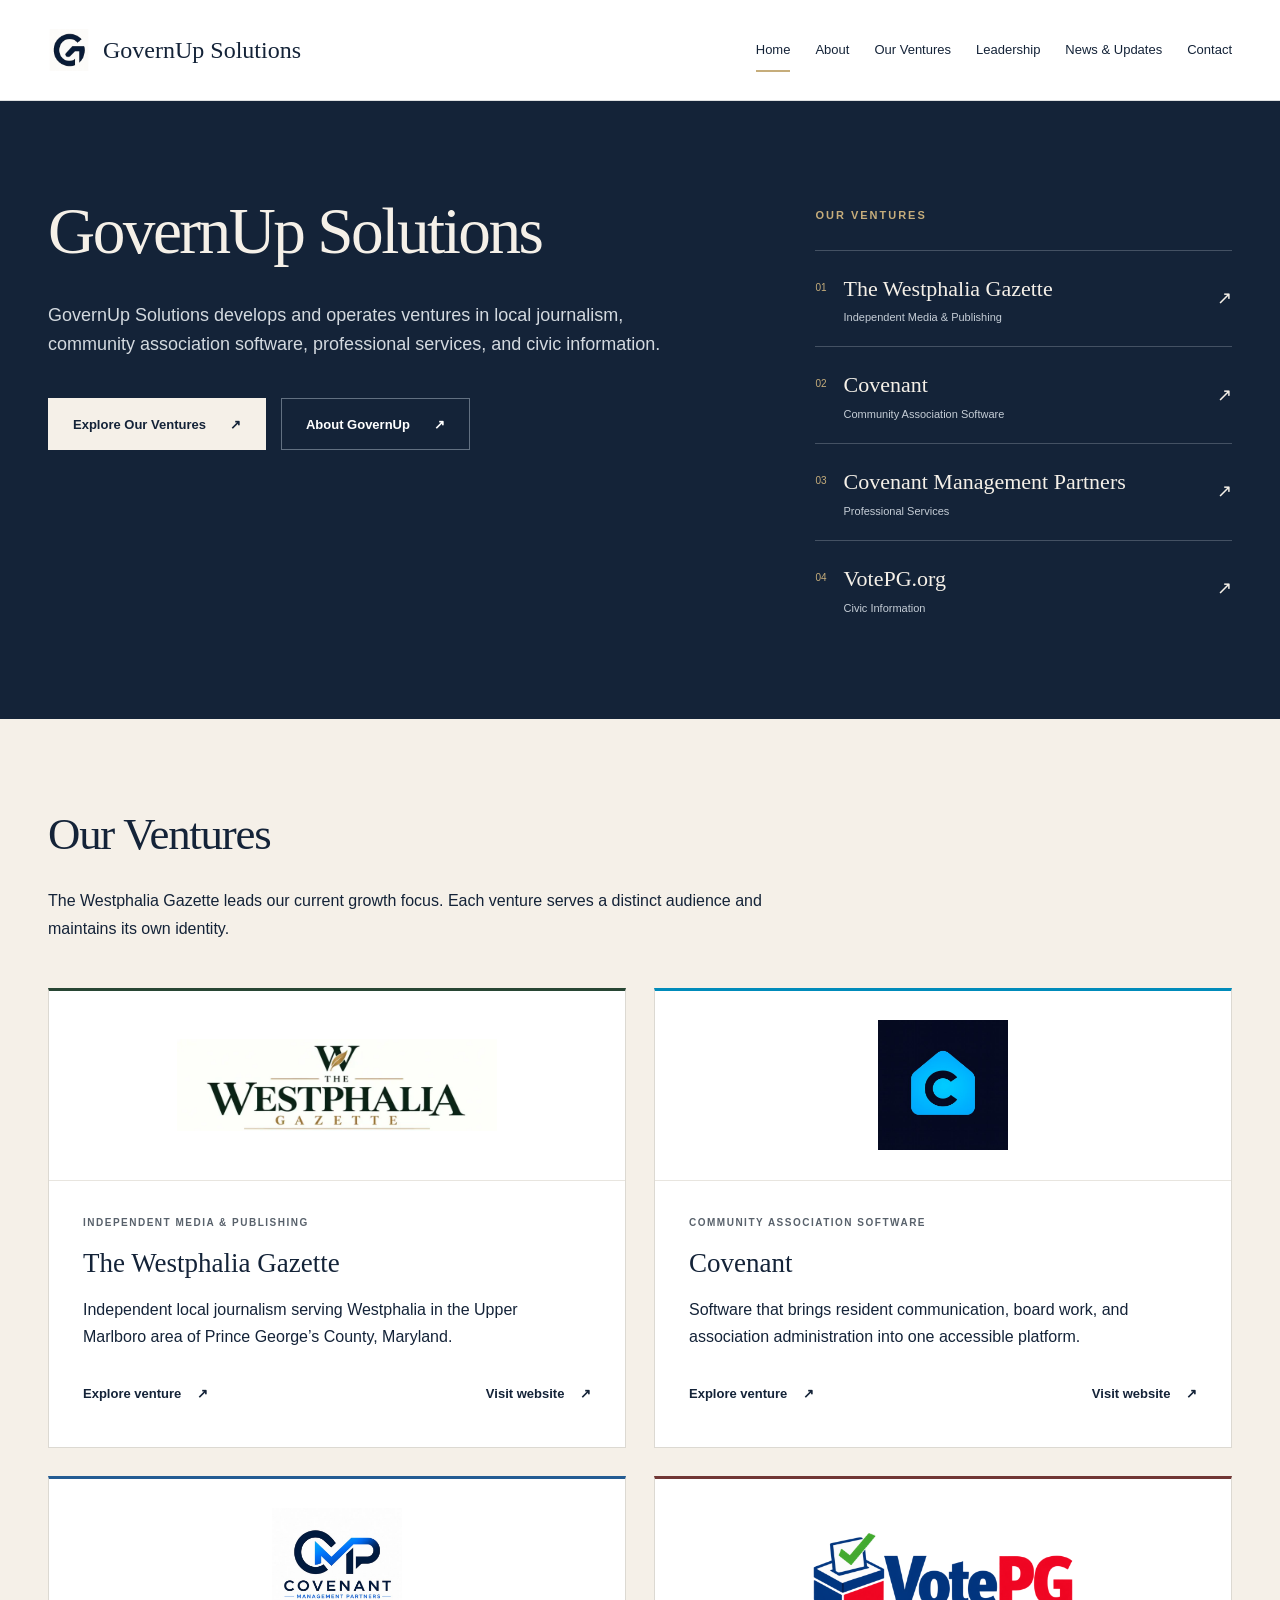
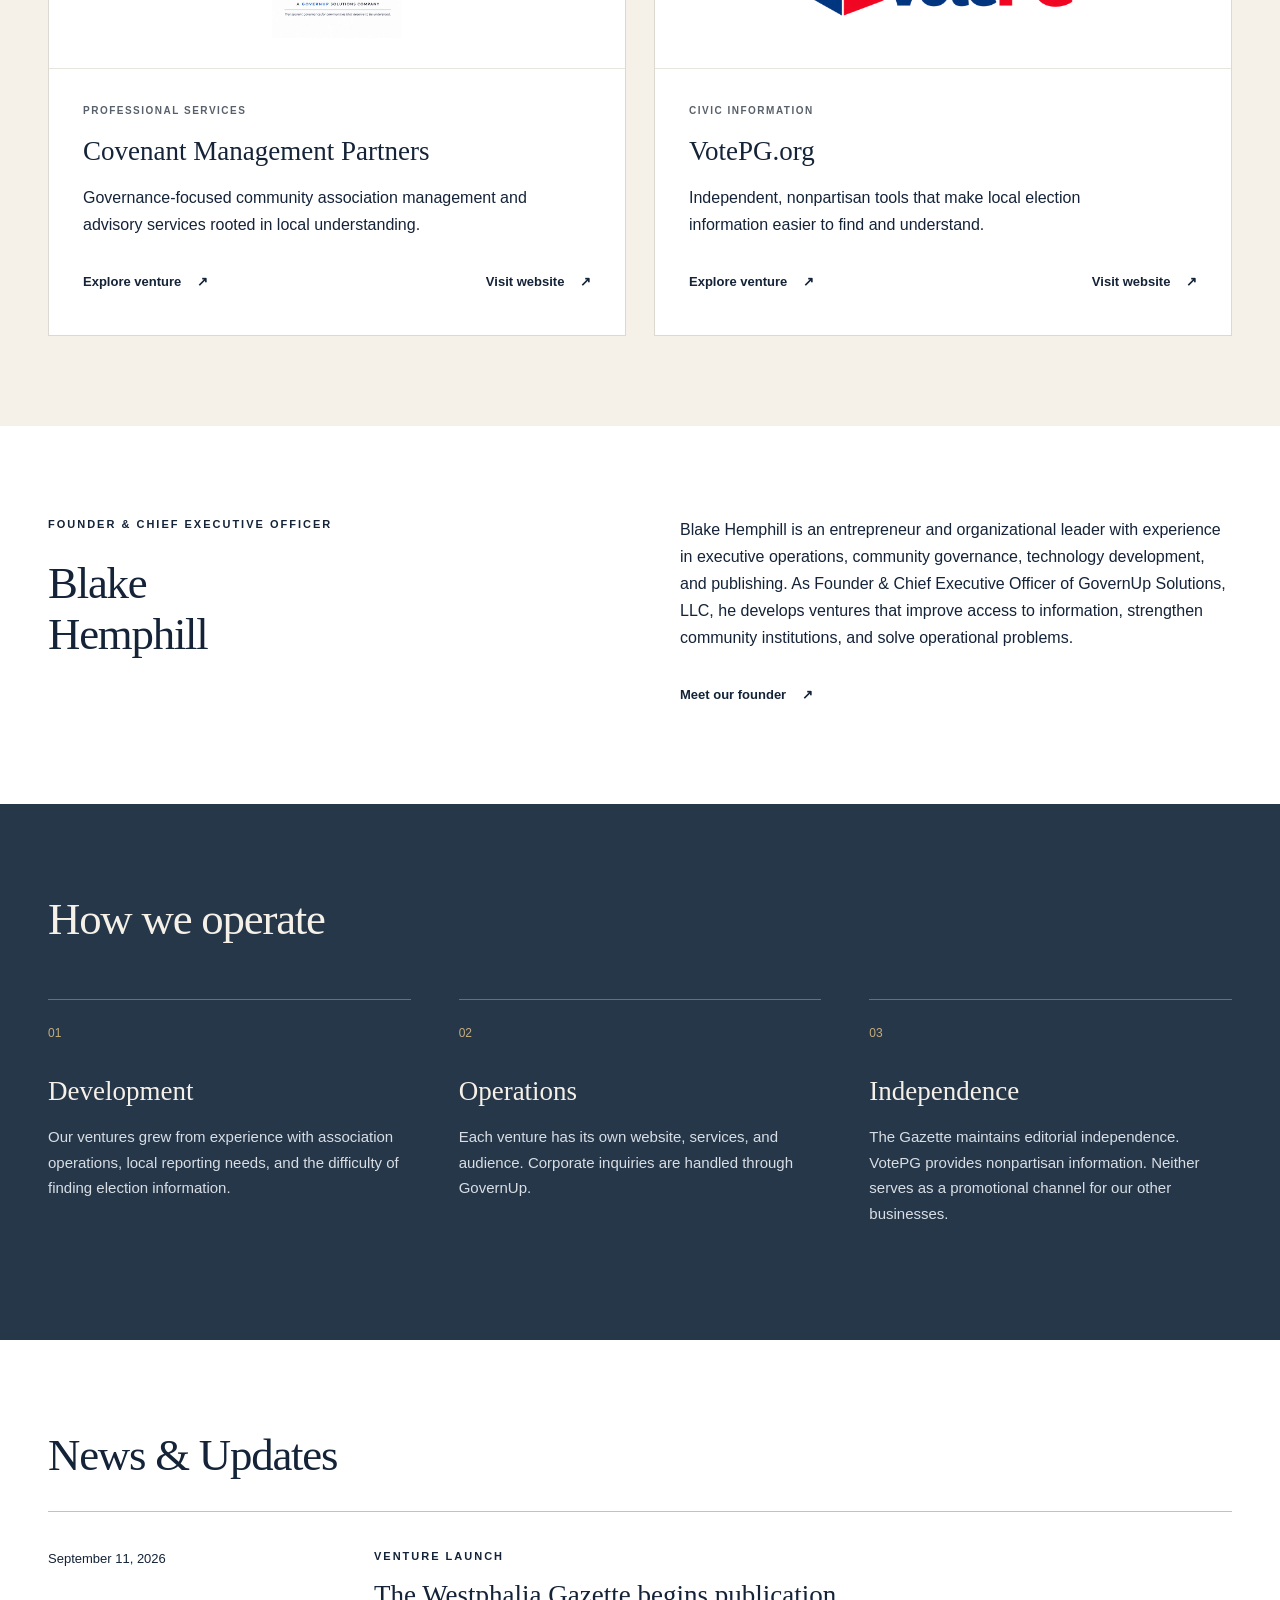
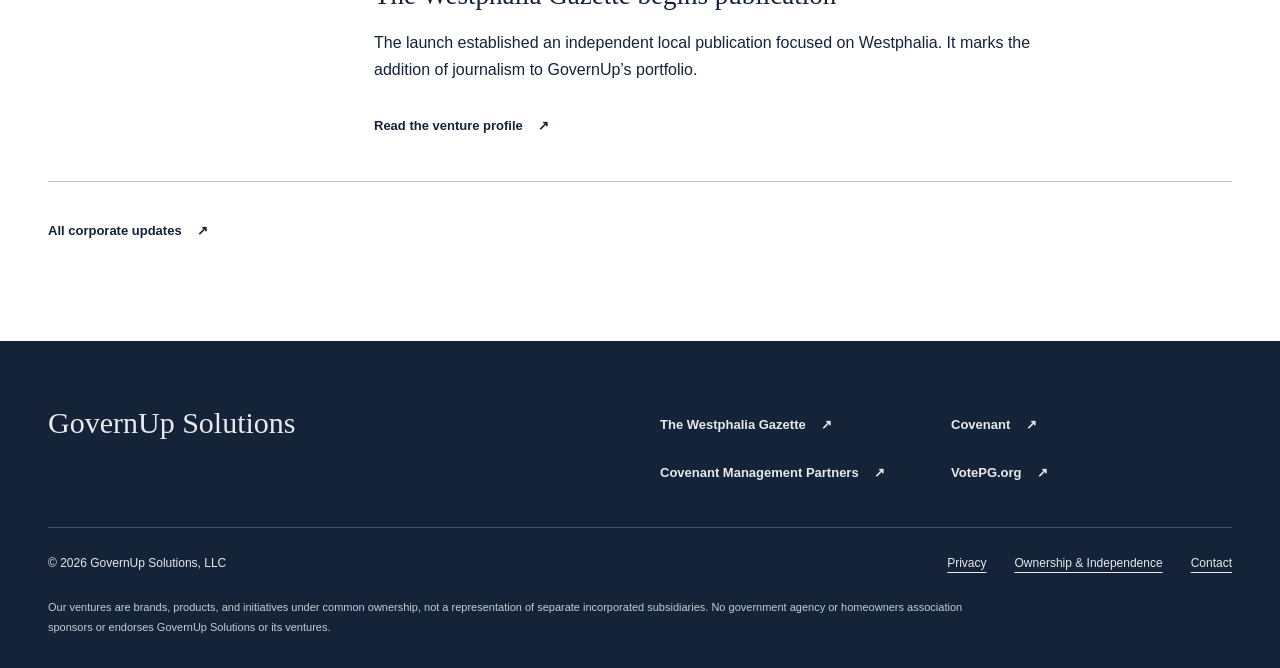
<file: index.html>
<!doctype html><html lang="en"><head><meta charset="utf-8"><meta name="viewport" content="width=device-width,initial-scale=1"><title>Home | GovernUp Solutions</title><meta name="description" content="GovernUp Solutions develops and operates ventures in local journalism, community association software, professional services, and civic information."><link rel="canonical" href="https://www.governupsolutions.com/"><meta property="og:title" content="Home | GovernUp Solutions"><meta property="og:description" content="GovernUp Solutions develops and operates ventures in local journalism, community association software, professional services, and civic information."><meta property="og:url" content="https://www.governupsolutions.com/"><meta property="og:type" content="website"><link rel="icon" href="/favicon-32x32.png"><link rel="stylesheet" href="/assets/site.css"><style>:root{--navy:#142338;--slate:#26374A;--gold:#C6AD7B;--ivory:#F5F0E8}</style><script type="application/ld+json">{"@context": "https://schema.org", "@type": "Organization", "name": "GovernUp Solutions", "legalName": "GovernUp Solutions, LLC", "url": "https://www.governupsolutions.com", "logo": "https://www.governupsolutions.com/gu-image-2.png", "founder": {"@type": "Person", "name": "Blake Hemphill"}}</script><script src="/assets/site.js" defer></script></head><body><a class="skip-link" href="#main">Skip to content</a><header><div class="wrap header-inner"><a class="wordmark" href="/"><img src="/gu-image-2.png" alt="" width="42" height="42"><span>GovernUp Solutions</span></a><button class="menu-toggle" aria-controls="navigation" aria-expanded="false">Menu</button><nav id="navigation" aria-label="Primary"><a href="/" aria-current="page">Home</a><a href="/about">About</a><a href="/ventures">Our Ventures</a><a href="/leadership">Leadership</a><a href="/news">News & Updates</a><a href="/contact">Contact</a></nav></div></header><main id="main"><section class="hero"><div class="wrap hero-grid"><div><h1>GovernUp Solutions</h1><p class="lead">GovernUp Solutions develops and operates ventures in local journalism, community association software, professional services, and civic information.</p><div class="actions"><a class="button" href="/ventures">Explore Our Ventures <span aria-hidden="true">↗</span></a><a class="button outline" href="/about">About GovernUp <span aria-hidden="true">↗</span></a></div></div><aside class="portfolio-index"><p class="eyebrow">Our ventures</p><a href="/ventures/westphalia-gazette"><span>01</span><div>The Westphalia Gazette<small>Independent Media & Publishing</small></div><b aria-hidden="true">↗</b></a><a href="/ventures/covenant"><span>02</span><div>Covenant<small>Community Association Software</small></div><b aria-hidden="true">↗</b></a><a href="/ventures/cmp"><span>03</span><div>Covenant Management Partners<small>Professional Services</small></div><b aria-hidden="true">↗</b></a><a href="/ventures/votepg"><span>04</span><div>VotePG.org<small>Civic Information</small></div><b aria-hidden="true">↗</b></a></aside></div></section>

<section class="portfolio section" id="ecosystem"><div class="wrap"><div class="section-heading"><h2>Our Ventures</h2><p>The Westphalia Gazette leads our current growth focus. Each venture serves a distinct audience and maintains its own identity.</p></div><div class="venture-grid"><article class="venture-card" style="--venture:#284634"><a class="brand-panel" href="/ventures/westphalia-gazette" aria-label="Explore The Westphalia Gazette"><img src="/assets/gazette.webp" alt="The Westphalia Gazette" width="320" height="130" loading="lazy"></a><div class="card-copy"><p class="eyebrow">Independent Media & Publishing</p><h3>The Westphalia Gazette</h3><p>Independent local journalism serving Westphalia in the Upper Marlboro area of Prince George’s County, Maryland.</p><div class="card-links"><a class="text-link" href="/ventures/westphalia-gazette">Explore venture <span aria-hidden="true">↗</span></a><a class="text-link" href="https://westphaliagazette.com">Visit website <span aria-hidden="true">↗</span></a></div></div></article><article class="venture-card" style="--venture:#008bba"><a class="brand-panel" href="/ventures/covenant" aria-label="Explore Covenant"><img src="/gu-image-3.jpg" alt="Covenant" width="320" height="130" loading="lazy"></a><div class="card-copy"><p class="eyebrow">Community Association Software</p><h3>Covenant</h3><p>Software that brings resident communication, board work, and association administration into one accessible platform.</p><div class="card-links"><a class="text-link" href="/ventures/covenant">Explore venture <span aria-hidden="true">↗</span></a><a class="text-link" href="https://covenanthq.app">Visit website <span aria-hidden="true">↗</span></a></div></div></article><article class="venture-card" style="--venture:#245c93"><a class="brand-panel" href="/ventures/cmp" aria-label="Explore Covenant Management Partners"><img src="/gu-image-4.jpg" alt="Covenant Management Partners" width="320" height="130" loading="lazy"></a><div class="card-copy"><p class="eyebrow">Professional Services</p><h3>Covenant Management Partners</h3><p>Governance-focused community association management and advisory services rooted in local understanding.</p><div class="card-links"><a class="text-link" href="/ventures/cmp">Explore venture <span aria-hidden="true">↗</span></a><a class="text-link" href="https://cmpcommunities.com">Visit website <span aria-hidden="true">↗</span></a></div></div></article><article class="venture-card" style="--venture:#713735"><a class="brand-panel" href="/ventures/votepg" aria-label="Explore VotePG.org"><img src="/assets/votepg.png" alt="VotePG.org" width="320" height="130" loading="lazy"></a><div class="card-copy"><p class="eyebrow">Civic Information</p><h3>VotePG.org</h3><p>Independent, nonpartisan tools that make local election information easier to find and understand.</p><div class="card-links"><a class="text-link" href="/ventures/votepg">Explore venture <span aria-hidden="true">↗</span></a><a class="text-link" href="https://votepg.org">Visit website <span aria-hidden="true">↗</span></a></div></div></article></div></div></section>
<section class="wrap section founder" id="about"><div><p class="eyebrow">Founder & Chief Executive Officer</p><h2>Blake<br>Hemphill</h2></div><div><p>Blake Hemphill is an entrepreneur and organizational leader with experience in executive operations, community governance, technology development, and publishing. As Founder & Chief Executive Officer of GovernUp Solutions, LLC, he develops ventures that improve access to information, strengthen community institutions, and solve operational problems.</p><a class="text-link" href="/leadership">Meet our founder <span aria-hidden="true">↗</span></a></div></section>
<section class="philosophy section"><div class="wrap"><h2>How we operate</h2><div class="principles"><article><span class="number">01</span><h3>Development</h3><p>Our ventures grew from experience with association operations, local reporting needs, and the difficulty of finding election information.</p></article><article><span class="number">02</span><h3>Operations</h3><p>Each venture has its own website, services, and audience. Corporate inquiries are handled through GovernUp.</p></article><article><span class="number">03</span><h3>Independence</h3><p>The Gazette maintains editorial independence. VotePG provides nonpartisan information. Neither serves as a promotional channel for our other businesses.</p></article></div></div></section>
<section class="wrap section"><div class="section-heading"><h2>News & Updates</h2></div><article class="news-row"><time datetime="2026-09-11">September 11, 2026</time><div><p class="eyebrow">Venture launch</p><h3>The Westphalia Gazette begins publication</h3><p>The launch established an independent local publication focused on Westphalia. It marks the addition of journalism to GovernUp’s portfolio.</p><a class="text-link" href="/ventures/westphalia-gazette">Read the venture profile <span aria-hidden="true">↗</span></a></div></article><a class="text-link" href="/news">All corporate updates <span aria-hidden="true">↗</span></a></section></main><footer><div class="wrap"><div class="footer-top"><div><a class="footer-name" href="/">GovernUp Solutions</a></div><div class="footer-links"><a class="text-link" href="https://westphaliagazette.com">The Westphalia Gazette <span aria-hidden="true">↗</span></a><a class="text-link" href="https://covenanthq.app">Covenant <span aria-hidden="true">↗</span></a><a class="text-link" href="https://cmpcommunities.com">Covenant Management Partners <span aria-hidden="true">↗</span></a><a class="text-link" href="https://votepg.org">VotePG.org <span aria-hidden="true">↗</span></a></div></div><div class="footer-bottom"><p>© 2026 GovernUp Solutions, LLC</p><a href="/privacy">Privacy</a><a href="/disclosures">Ownership & Independence</a><a href="/contact">Contact</a></div><p class="fineprint">Our ventures are brands, products, and initiatives under common ownership, not a representation of separate incorporated subsidiaries. No government agency or homeowners association sponsors or endorses GovernUp Solutions or its ventures.</p></div></footer></body></html>
</file>
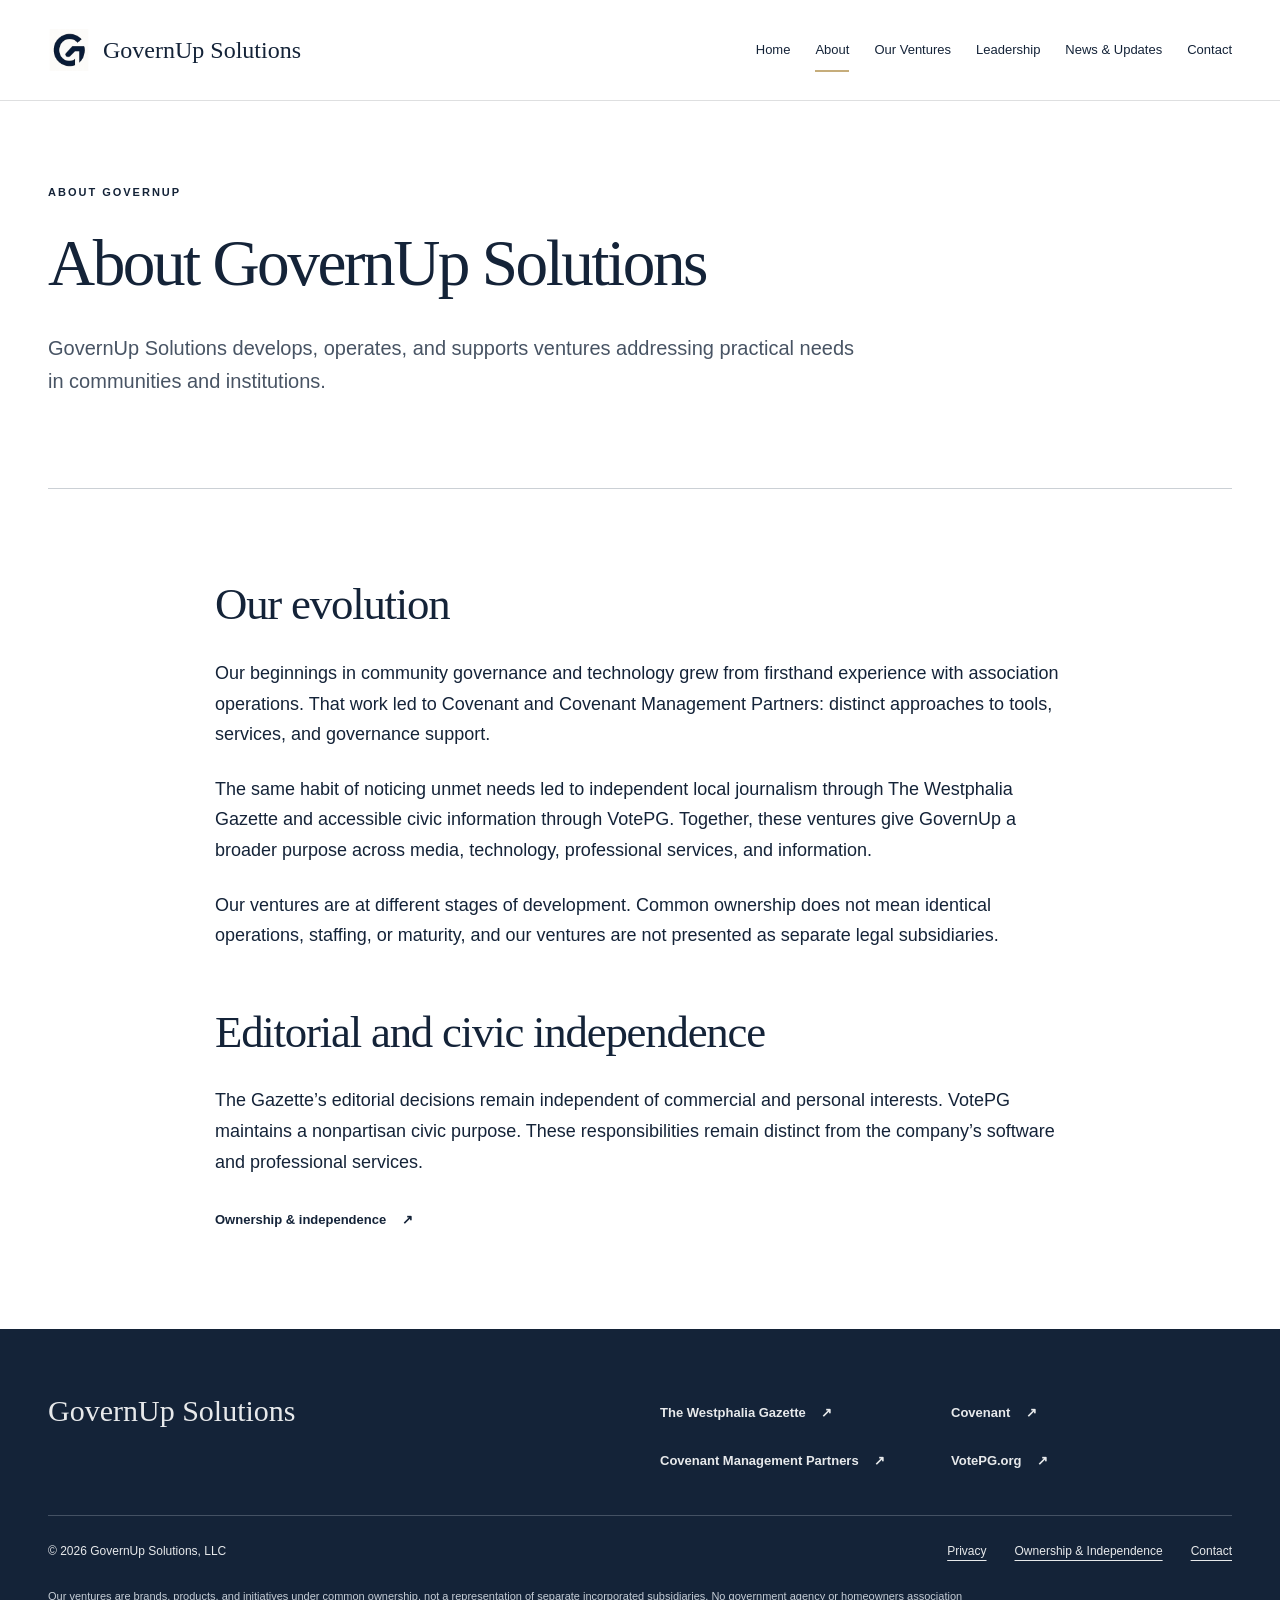
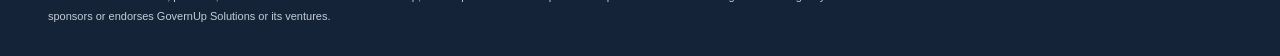
<file: about.html>
<!doctype html><html lang="en"><head><meta charset="utf-8"><meta name="viewport" content="width=device-width,initial-scale=1"><title>About | GovernUp Solutions</title><meta name="description" content="The background and operations of GovernUp Solutions, LLC."><link rel="canonical" href="https://www.governupsolutions.com/about"><meta property="og:title" content="About | GovernUp Solutions"><meta property="og:description" content="The background and operations of GovernUp Solutions, LLC."><meta property="og:url" content="https://www.governupsolutions.com/about"><meta property="og:type" content="website"><link rel="icon" href="/favicon-32x32.png"><link rel="stylesheet" href="/assets/site.css"><style>:root{--navy:#142338;--slate:#26374A;--gold:#C6AD7B;--ivory:#F5F0E8}</style><script type="application/ld+json">{"@context": "https://schema.org", "@type": "Organization", "name": "GovernUp Solutions", "legalName": "GovernUp Solutions, LLC", "url": "https://www.governupsolutions.com", "logo": "https://www.governupsolutions.com/gu-image-2.png", "founder": {"@type": "Person", "name": "Blake Hemphill"}}</script><script src="/assets/site.js" defer></script></head><body><a class="skip-link" href="#main">Skip to content</a><header><div class="wrap header-inner"><a class="wordmark" href="/"><img src="/gu-image-2.png" alt="" width="42" height="42"><span>GovernUp Solutions</span></a><button class="menu-toggle" aria-controls="navigation" aria-expanded="false">Menu</button><nav id="navigation" aria-label="Primary"><a href="/">Home</a><a href="/about" aria-current="page">About</a><a href="/ventures">Our Ventures</a><a href="/leadership">Leadership</a><a href="/news">News & Updates</a><a href="/contact">Contact</a></nav></div></header><main id="main"><section class="page-intro wrap"><p class="eyebrow">About GovernUp</p><h1>About GovernUp Solutions</h1><p class="lead">GovernUp Solutions develops, operates, and supports ventures addressing practical needs in communities and institutions.</p></section><section class="wrap prose section"><h2>Our evolution</h2><p>Our beginnings in community governance and technology grew from firsthand experience with association operations. That work led to Covenant and Covenant Management Partners: distinct approaches to tools, services, and governance support.</p><p>The same habit of noticing unmet needs led to independent local journalism through The Westphalia Gazette and accessible civic information through VotePG. Together, these ventures give GovernUp a broader purpose across media, technology, professional services, and information.</p><p>Our ventures are at different stages of development. Common ownership does not mean identical operations, staffing, or maturity, and our ventures are not presented as separate legal subsidiaries.</p><h2>Editorial and civic independence</h2><p>The Gazette’s editorial decisions remain independent of commercial and personal interests. VotePG maintains a nonpartisan civic purpose. These responsibilities remain distinct from the company’s software and professional services.</p><a class="text-link" href="/disclosures">Ownership & independence <span aria-hidden="true">↗</span></a></section></main><footer><div class="wrap"><div class="footer-top"><div><a class="footer-name" href="/">GovernUp Solutions</a></div><div class="footer-links"><a class="text-link" href="https://westphaliagazette.com">The Westphalia Gazette <span aria-hidden="true">↗</span></a><a class="text-link" href="https://covenanthq.app">Covenant <span aria-hidden="true">↗</span></a><a class="text-link" href="https://cmpcommunities.com">Covenant Management Partners <span aria-hidden="true">↗</span></a><a class="text-link" href="https://votepg.org">VotePG.org <span aria-hidden="true">↗</span></a></div></div><div class="footer-bottom"><p>© 2026 GovernUp Solutions, LLC</p><a href="/privacy">Privacy</a><a href="/disclosures">Ownership & Independence</a><a href="/contact">Contact</a></div><p class="fineprint">Our ventures are brands, products, and initiatives under common ownership, not a representation of separate incorporated subsidiaries. No government agency or homeowners association sponsors or endorses GovernUp Solutions or its ventures.</p></div></footer></body></html>
</file>
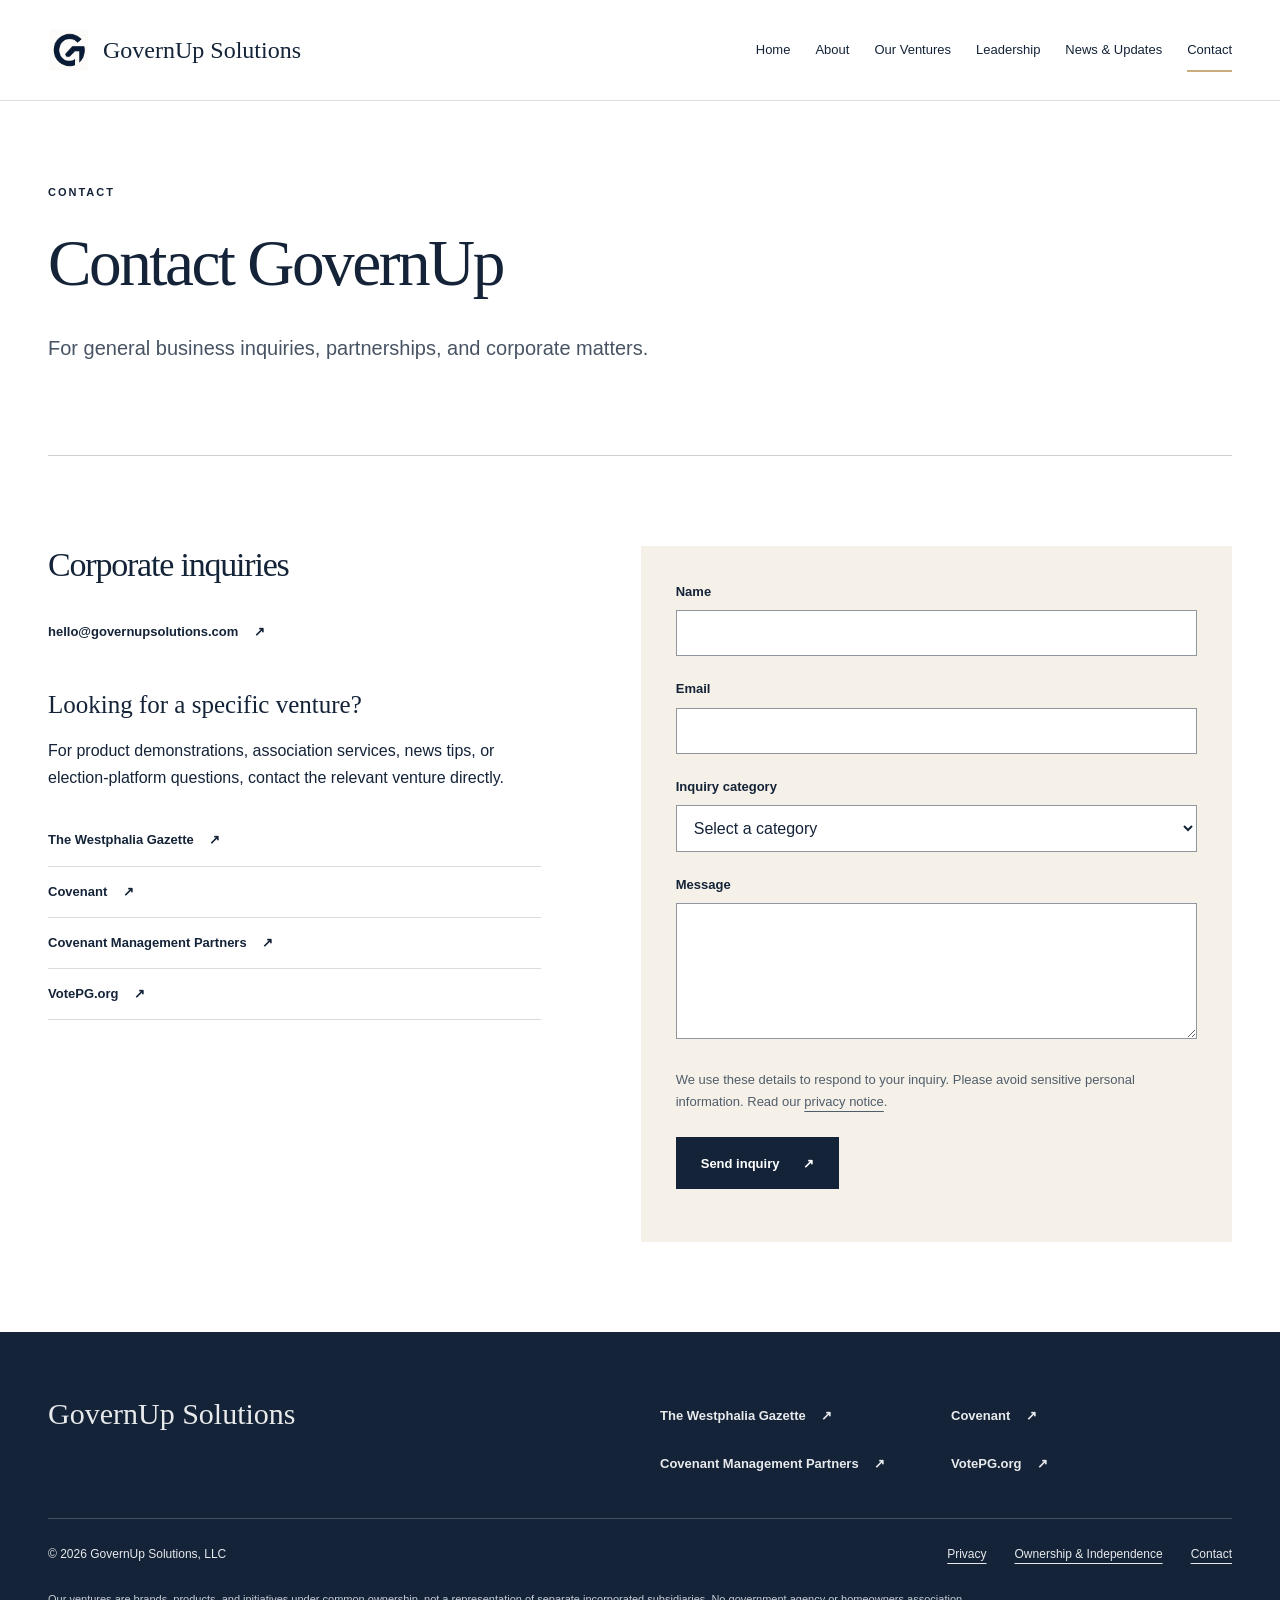
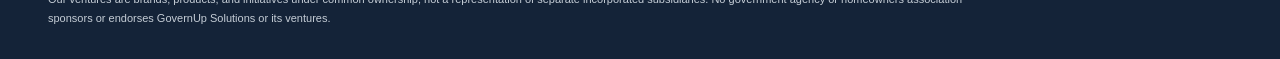
<file: contact.html>
<!doctype html><html lang="en"><head><meta charset="utf-8"><meta name="viewport" content="width=device-width,initial-scale=1"><title>Contact | GovernUp Solutions</title><meta name="description" content="Contact GovernUp Solutions about business, partnerships, and corporate matters."><link rel="canonical" href="https://www.governupsolutions.com/contact"><meta property="og:title" content="Contact | GovernUp Solutions"><meta property="og:description" content="Contact GovernUp Solutions about business, partnerships, and corporate matters."><meta property="og:url" content="https://www.governupsolutions.com/contact"><meta property="og:type" content="website"><link rel="icon" href="/favicon-32x32.png"><link rel="stylesheet" href="/assets/site.css"><style>:root{--navy:#142338;--slate:#26374A;--gold:#C6AD7B;--ivory:#F5F0E8}</style><script type="application/ld+json">{"@context": "https://schema.org", "@type": "Organization", "name": "GovernUp Solutions", "legalName": "GovernUp Solutions, LLC", "url": "https://www.governupsolutions.com", "logo": "https://www.governupsolutions.com/gu-image-2.png", "founder": {"@type": "Person", "name": "Blake Hemphill"}}</script><script src="/assets/site.js" defer></script></head><body><a class="skip-link" href="#main">Skip to content</a><header><div class="wrap header-inner"><a class="wordmark" href="/"><img src="/gu-image-2.png" alt="" width="42" height="42"><span>GovernUp Solutions</span></a><button class="menu-toggle" aria-controls="navigation" aria-expanded="false">Menu</button><nav id="navigation" aria-label="Primary"><a href="/">Home</a><a href="/about">About</a><a href="/ventures">Our Ventures</a><a href="/leadership">Leadership</a><a href="/news">News & Updates</a><a href="/contact" aria-current="page">Contact</a></nav></div></header><main id="main"><section class="page-intro wrap"><p class="eyebrow">Contact</p><h1>Contact GovernUp</h1><p class="lead">For general business inquiries, partnerships, and corporate matters.</p></section><section class="wrap section contact-grid"><div><h2>Corporate inquiries</h2><p><a class="text-link" href="mailto:hello@governupsolutions.com">hello@governupsolutions.com <span aria-hidden="true">↗</span></a></p><h3>Looking for a specific venture?</h3><p>For product demonstrations, association services, news tips, or election-platform questions, contact the relevant venture directly.</p><ul class="venture-links"><li><a class="text-link" href="https://westphaliagazette.com">The Westphalia Gazette <span aria-hidden="true">↗</span></a></li><li><a class="text-link" href="https://covenanthq.app">Covenant <span aria-hidden="true">↗</span></a></li><li><a class="text-link" href="https://cmpcommunities.com">Covenant Management Partners <span aria-hidden="true">↗</span></a></li><li><a class="text-link" href="https://votepg.org">VotePG.org <span aria-hidden="true">↗</span></a></li></ul></div><form id="gu-contact-form"><label for="name">Name</label><input id="name" name="name" autocomplete="name" maxlength="120" required><label for="email">Email</label><input id="email" name="email" type="email" autocomplete="email" maxlength="254" required><label for="interest">Inquiry category</label><select id="interest" name="interest" required><option value="">Select a category</option><option>General business inquiry</option><option>Partnerships</option><option>Corporate matters</option></select><label for="message">Message</label><textarea id="message" name="message" rows="6" maxlength="5000" required></textarea><p class="note">We use these details to respond to your inquiry. Please avoid sensitive personal information. Read our <a href="/privacy">privacy notice</a>.</p><button class="button" type="submit">Send inquiry <span aria-hidden="true">↗</span></button><p id="form-status" role="status" aria-live="polite"></p></form></section></main><footer><div class="wrap"><div class="footer-top"><div><a class="footer-name" href="/">GovernUp Solutions</a></div><div class="footer-links"><a class="text-link" href="https://westphaliagazette.com">The Westphalia Gazette <span aria-hidden="true">↗</span></a><a class="text-link" href="https://covenanthq.app">Covenant <span aria-hidden="true">↗</span></a><a class="text-link" href="https://cmpcommunities.com">Covenant Management Partners <span aria-hidden="true">↗</span></a><a class="text-link" href="https://votepg.org">VotePG.org <span aria-hidden="true">↗</span></a></div></div><div class="footer-bottom"><p>© 2026 GovernUp Solutions, LLC</p><a href="/privacy">Privacy</a><a href="/disclosures">Ownership & Independence</a><a href="/contact">Contact</a></div><p class="fineprint">Our ventures are brands, products, and initiatives under common ownership, not a representation of separate incorporated subsidiaries. No government agency or homeowners association sponsors or endorses GovernUp Solutions or its ventures.</p></div></footer></body></html>
</file>
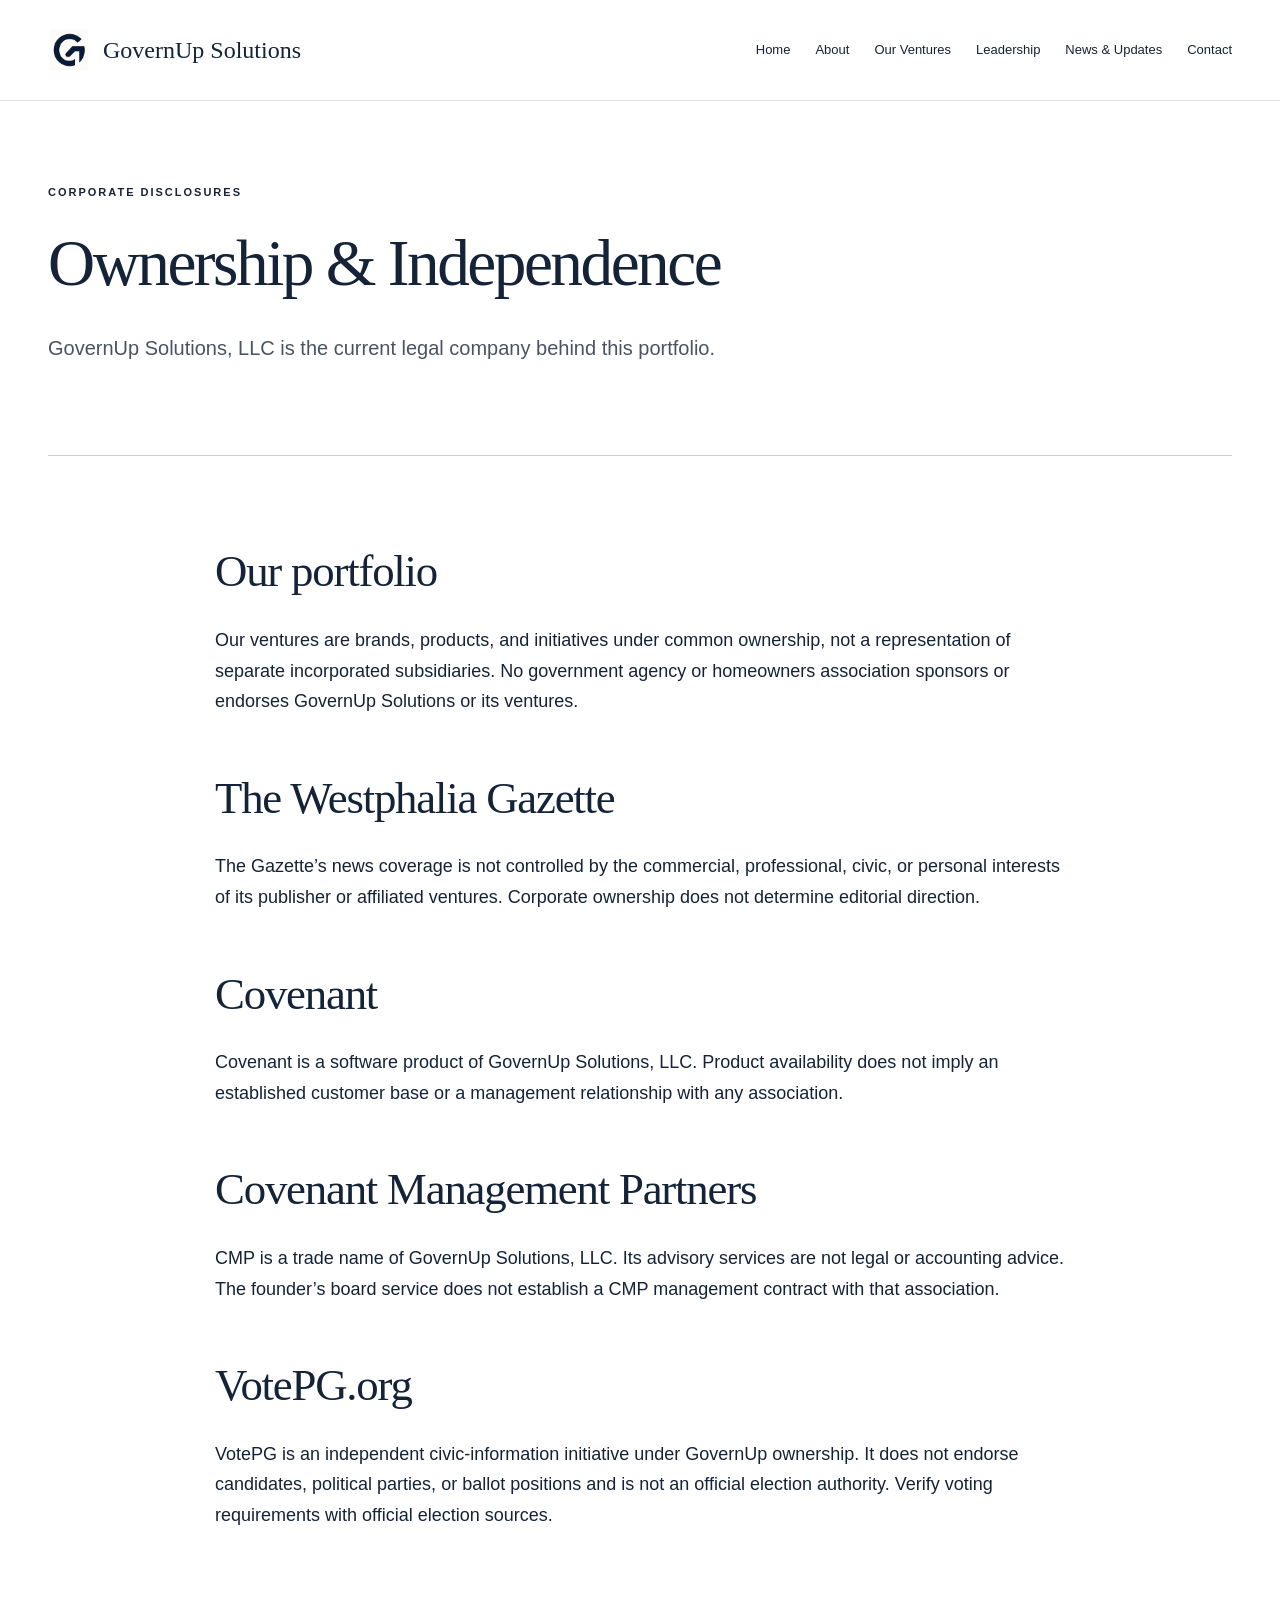
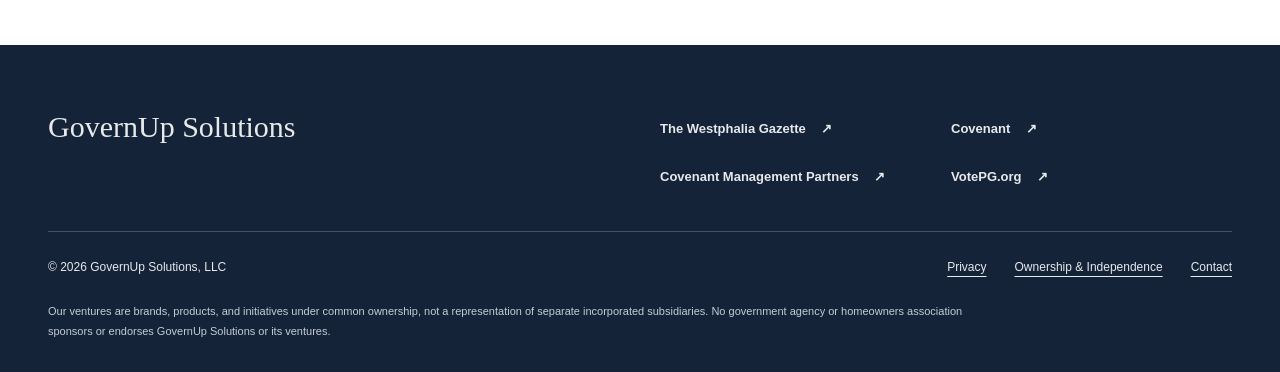
<file: disclosures.html>
<!doctype html><html lang="en"><head><meta charset="utf-8"><meta name="viewport" content="width=device-width,initial-scale=1"><title>Ownership &amp; Independence | GovernUp Solutions</title><meta name="description" content="Corporate ownership, editorial independence, and nonpartisan civic information."><link rel="canonical" href="https://www.governupsolutions.com/disclosures"><meta property="og:title" content="Ownership &amp; Independence | GovernUp Solutions"><meta property="og:description" content="Corporate ownership, editorial independence, and nonpartisan civic information."><meta property="og:url" content="https://www.governupsolutions.com/disclosures"><meta property="og:type" content="website"><link rel="icon" href="/favicon-32x32.png"><link rel="stylesheet" href="/assets/site.css"><style>:root{--navy:#142338;--slate:#26374A;--gold:#C6AD7B;--ivory:#F5F0E8}</style><script type="application/ld+json">{"@context": "https://schema.org", "@type": "Organization", "name": "GovernUp Solutions", "legalName": "GovernUp Solutions, LLC", "url": "https://www.governupsolutions.com", "logo": "https://www.governupsolutions.com/gu-image-2.png", "founder": {"@type": "Person", "name": "Blake Hemphill"}}</script><script src="/assets/site.js" defer></script></head><body><a class="skip-link" href="#main">Skip to content</a><header><div class="wrap header-inner"><a class="wordmark" href="/"><img src="/gu-image-2.png" alt="" width="42" height="42"><span>GovernUp Solutions</span></a><button class="menu-toggle" aria-controls="navigation" aria-expanded="false">Menu</button><nav id="navigation" aria-label="Primary"><a href="/">Home</a><a href="/about">About</a><a href="/ventures">Our Ventures</a><a href="/leadership">Leadership</a><a href="/news">News & Updates</a><a href="/contact">Contact</a></nav></div></header><main id="main"><section class="page-intro wrap"><p class="eyebrow">Corporate disclosures</p><h1>Ownership & Independence</h1><p class="lead">GovernUp Solutions, LLC is the current legal company behind this portfolio.</p></section><section class="wrap prose section"><h2>Our portfolio</h2><p>Our ventures are brands, products, and initiatives under common ownership, not a representation of separate incorporated subsidiaries. No government agency or homeowners association sponsors or endorses GovernUp Solutions or its ventures.</p><h2>The Westphalia Gazette</h2><p>The Gazette’s news coverage is not controlled by the commercial, professional, civic, or personal interests of its publisher or affiliated ventures. Corporate ownership does not determine editorial direction.</p><h2>Covenant</h2><p>Covenant is a software product of GovernUp Solutions, LLC. Product availability does not imply an established customer base or a management relationship with any association.</p><h2>Covenant Management Partners</h2><p>CMP is a trade name of GovernUp Solutions, LLC. Its advisory services are not legal or accounting advice. The founder’s board service does not establish a CMP management contract with that association.</p><h2>VotePG.org</h2><p>VotePG is an independent civic-information initiative under GovernUp ownership. It does not endorse candidates, political parties, or ballot positions and is not an official election authority. Verify voting requirements with official election sources.</p></section></main><footer><div class="wrap"><div class="footer-top"><div><a class="footer-name" href="/">GovernUp Solutions</a></div><div class="footer-links"><a class="text-link" href="https://westphaliagazette.com">The Westphalia Gazette <span aria-hidden="true">↗</span></a><a class="text-link" href="https://covenanthq.app">Covenant <span aria-hidden="true">↗</span></a><a class="text-link" href="https://cmpcommunities.com">Covenant Management Partners <span aria-hidden="true">↗</span></a><a class="text-link" href="https://votepg.org">VotePG.org <span aria-hidden="true">↗</span></a></div></div><div class="footer-bottom"><p>© 2026 GovernUp Solutions, LLC</p><a href="/privacy">Privacy</a><a href="/disclosures">Ownership & Independence</a><a href="/contact">Contact</a></div><p class="fineprint">Our ventures are brands, products, and initiatives under common ownership, not a representation of separate incorporated subsidiaries. No government agency or homeowners association sponsors or endorses GovernUp Solutions or its ventures.</p></div></footer></body></html>
</file>
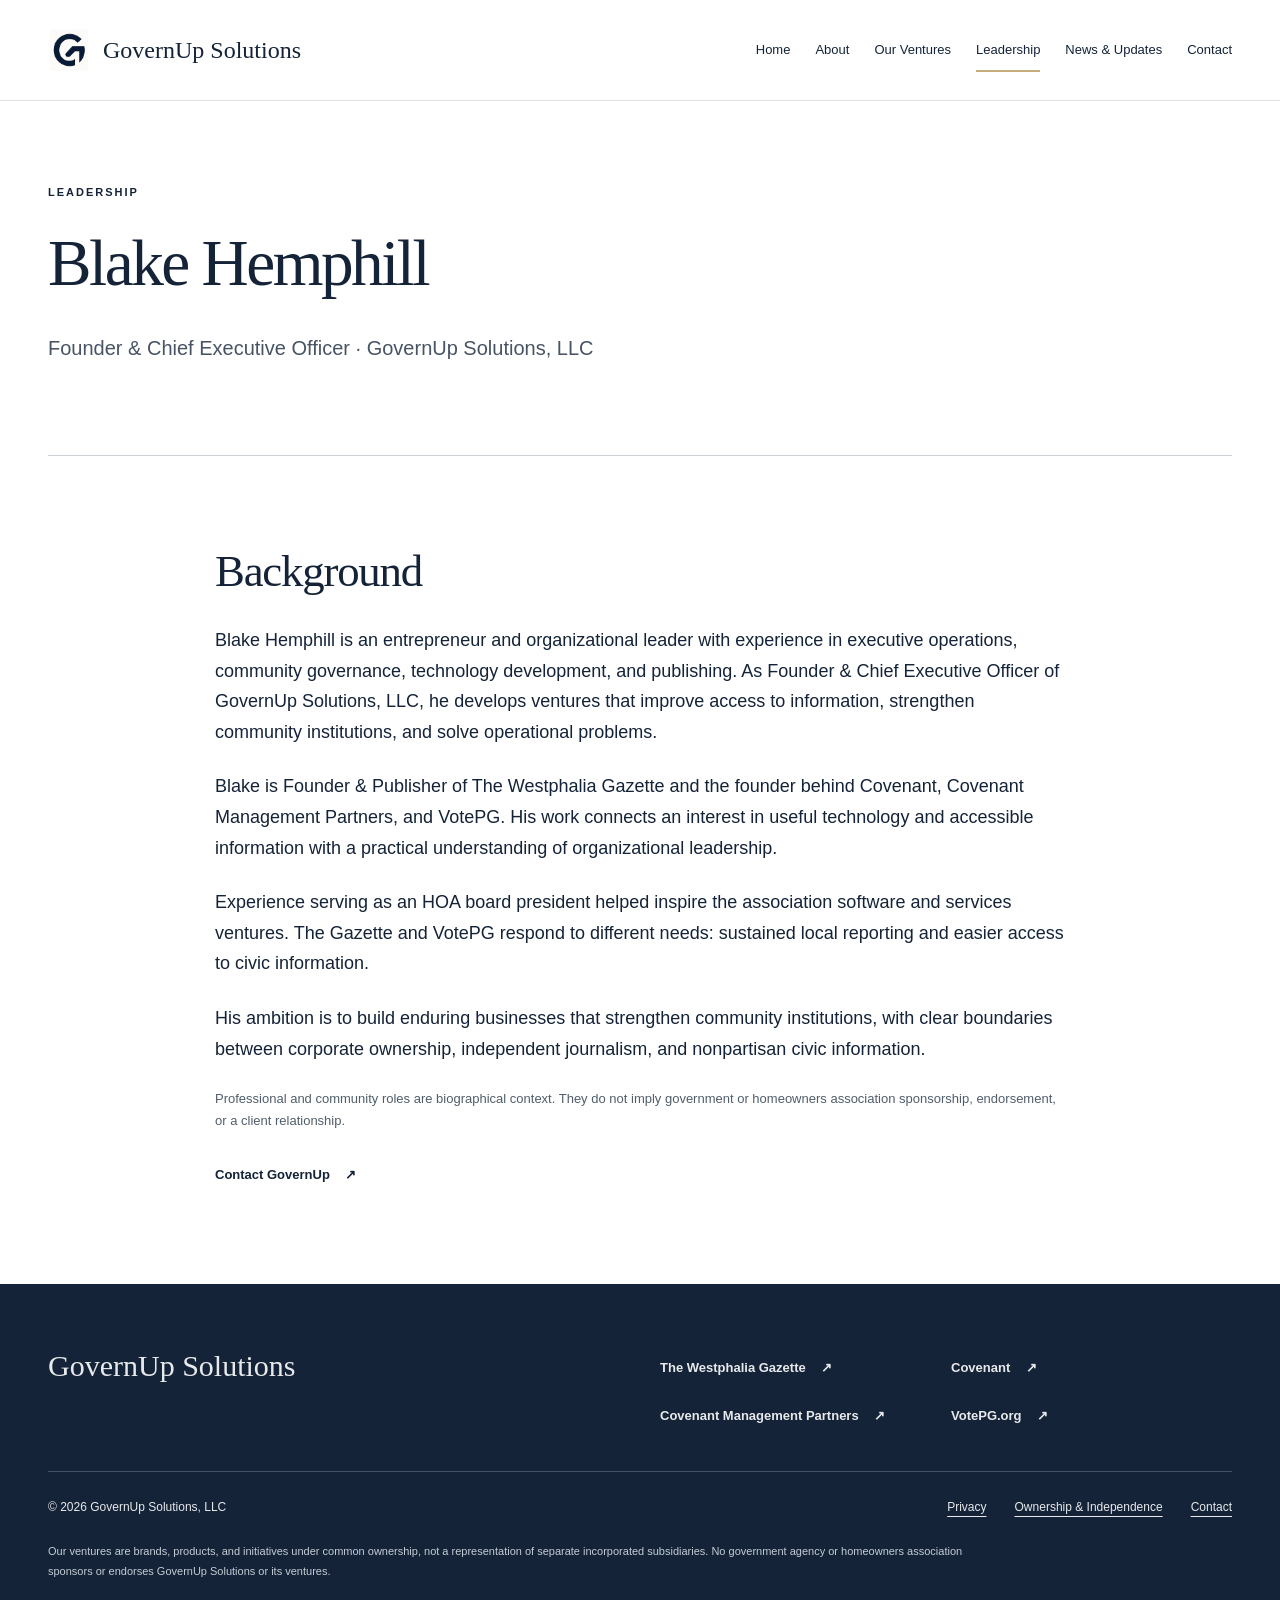
<file: leadership.html>
<!doctype html><html lang="en"><head><meta charset="utf-8"><meta name="viewport" content="width=device-width,initial-scale=1"><title>Leadership | GovernUp Solutions</title><meta name="description" content="Meet Blake Hemphill, Founder &amp; Chief Executive Officer."><link rel="canonical" href="https://www.governupsolutions.com/leadership"><meta property="og:title" content="Leadership | GovernUp Solutions"><meta property="og:description" content="Meet Blake Hemphill, Founder &amp; Chief Executive Officer."><meta property="og:url" content="https://www.governupsolutions.com/leadership"><meta property="og:type" content="website"><link rel="icon" href="/favicon-32x32.png"><link rel="stylesheet" href="/assets/site.css"><style>:root{--navy:#142338;--slate:#26374A;--gold:#C6AD7B;--ivory:#F5F0E8}</style><script type="application/ld+json">{"@context": "https://schema.org", "@type": "Organization", "name": "GovernUp Solutions", "legalName": "GovernUp Solutions, LLC", "url": "https://www.governupsolutions.com", "logo": "https://www.governupsolutions.com/gu-image-2.png", "founder": {"@type": "Person", "name": "Blake Hemphill"}}</script><script src="/assets/site.js" defer></script></head><body><a class="skip-link" href="#main">Skip to content</a><header><div class="wrap header-inner"><a class="wordmark" href="/"><img src="/gu-image-2.png" alt="" width="42" height="42"><span>GovernUp Solutions</span></a><button class="menu-toggle" aria-controls="navigation" aria-expanded="false">Menu</button><nav id="navigation" aria-label="Primary"><a href="/">Home</a><a href="/about">About</a><a href="/ventures">Our Ventures</a><a href="/leadership" aria-current="page">Leadership</a><a href="/news">News & Updates</a><a href="/contact">Contact</a></nav></div></header><main id="main"><section class="page-intro wrap"><p class="eyebrow">Leadership</p><h1>Blake Hemphill</h1><p class="lead">Founder & Chief Executive Officer · GovernUp Solutions, LLC</p></section><section class="wrap prose section"><h2>Background</h2><p>Blake Hemphill is an entrepreneur and organizational leader with experience in executive operations, community governance, technology development, and publishing. As Founder & Chief Executive Officer of GovernUp Solutions, LLC, he develops ventures that improve access to information, strengthen community institutions, and solve operational problems.</p><p>Blake is Founder & Publisher of The Westphalia Gazette and the founder behind Covenant, Covenant Management Partners, and VotePG. His work connects an interest in useful technology and accessible information with a practical understanding of organizational leadership.</p><p>Experience serving as an HOA board president helped inspire the association software and services ventures. The Gazette and VotePG respond to different needs: sustained local reporting and easier access to civic information.</p><p>His ambition is to build enduring businesses that strengthen community institutions, with clear boundaries between corporate ownership, independent journalism, and nonpartisan civic information.</p><p class="note">Professional and community roles are biographical context. They do not imply government or homeowners association sponsorship, endorsement, or a client relationship.</p><a class="text-link" href="/contact">Contact GovernUp <span aria-hidden="true">↗</span></a></section></main><footer><div class="wrap"><div class="footer-top"><div><a class="footer-name" href="/">GovernUp Solutions</a></div><div class="footer-links"><a class="text-link" href="https://westphaliagazette.com">The Westphalia Gazette <span aria-hidden="true">↗</span></a><a class="text-link" href="https://covenanthq.app">Covenant <span aria-hidden="true">↗</span></a><a class="text-link" href="https://cmpcommunities.com">Covenant Management Partners <span aria-hidden="true">↗</span></a><a class="text-link" href="https://votepg.org">VotePG.org <span aria-hidden="true">↗</span></a></div></div><div class="footer-bottom"><p>© 2026 GovernUp Solutions, LLC</p><a href="/privacy">Privacy</a><a href="/disclosures">Ownership & Independence</a><a href="/contact">Contact</a></div><p class="fineprint">Our ventures are brands, products, and initiatives under common ownership, not a representation of separate incorporated subsidiaries. No government agency or homeowners association sponsors or endorses GovernUp Solutions or its ventures.</p></div></footer></body></html>
</file>
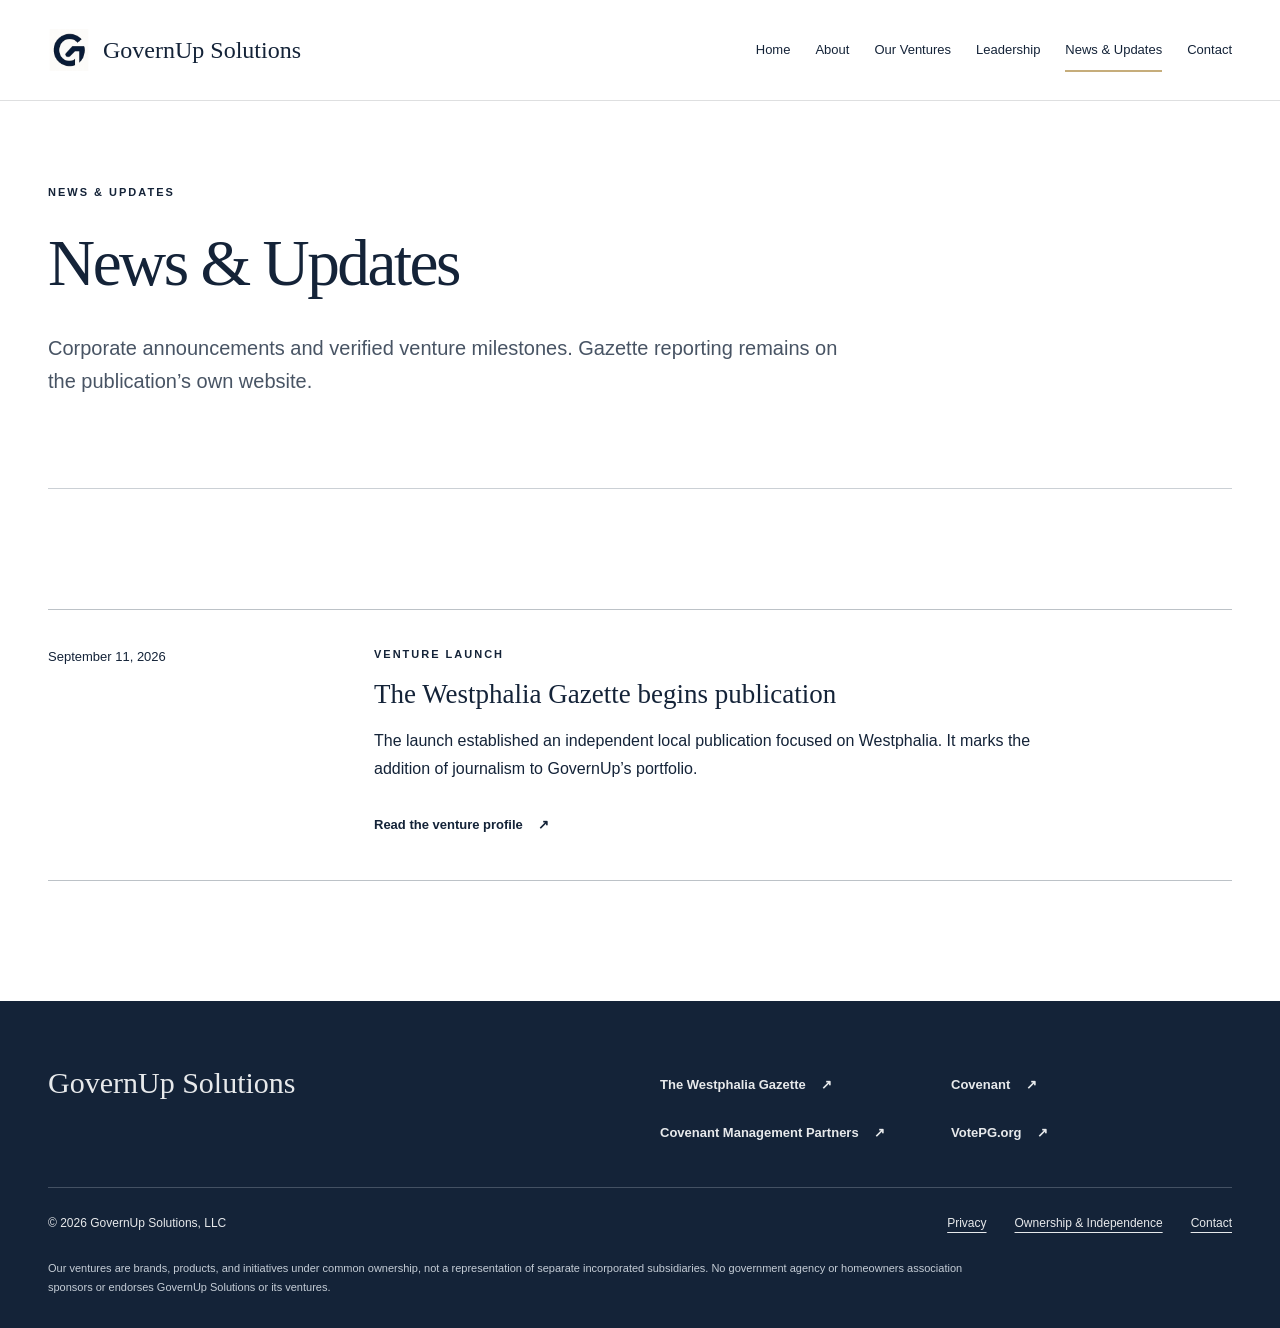
<file: news.html>
<!doctype html><html lang="en"><head><meta charset="utf-8"><meta name="viewport" content="width=device-width,initial-scale=1"><title>News &amp; Updates | GovernUp Solutions</title><meta name="description" content="Company announcements and venture milestones."><link rel="canonical" href="https://www.governupsolutions.com/news"><meta property="og:title" content="News &amp; Updates | GovernUp Solutions"><meta property="og:description" content="Company announcements and venture milestones."><meta property="og:url" content="https://www.governupsolutions.com/news"><meta property="og:type" content="website"><link rel="icon" href="/favicon-32x32.png"><link rel="stylesheet" href="/assets/site.css"><style>:root{--navy:#142338;--slate:#26374A;--gold:#C6AD7B;--ivory:#F5F0E8}</style><script type="application/ld+json">{"@context": "https://schema.org", "@type": "Organization", "name": "GovernUp Solutions", "legalName": "GovernUp Solutions, LLC", "url": "https://www.governupsolutions.com", "logo": "https://www.governupsolutions.com/gu-image-2.png", "founder": {"@type": "Person", "name": "Blake Hemphill"}}</script><script src="/assets/site.js" defer></script></head><body><a class="skip-link" href="#main">Skip to content</a><header><div class="wrap header-inner"><a class="wordmark" href="/"><img src="/gu-image-2.png" alt="" width="42" height="42"><span>GovernUp Solutions</span></a><button class="menu-toggle" aria-controls="navigation" aria-expanded="false">Menu</button><nav id="navigation" aria-label="Primary"><a href="/">Home</a><a href="/about">About</a><a href="/ventures">Our Ventures</a><a href="/leadership">Leadership</a><a href="/news" aria-current="page">News & Updates</a><a href="/contact">Contact</a></nav></div></header><main id="main"><section class="page-intro wrap"><p class="eyebrow">News & Updates</p><h1>News & Updates</h1><p class="lead">Corporate announcements and verified venture milestones. Gazette reporting remains on the publication’s own website.</p></section><section class="wrap section"><article class="news-row"><time datetime="2026-09-11">September 11, 2026</time><div><p class="eyebrow">Venture launch</p><h3>The Westphalia Gazette begins publication</h3><p>The launch established an independent local publication focused on Westphalia. It marks the addition of journalism to GovernUp’s portfolio.</p><a class="text-link" href="/ventures/westphalia-gazette">Read the venture profile <span aria-hidden="true">↗</span></a></div></article></section></main><footer><div class="wrap"><div class="footer-top"><div><a class="footer-name" href="/">GovernUp Solutions</a></div><div class="footer-links"><a class="text-link" href="https://westphaliagazette.com">The Westphalia Gazette <span aria-hidden="true">↗</span></a><a class="text-link" href="https://covenanthq.app">Covenant <span aria-hidden="true">↗</span></a><a class="text-link" href="https://cmpcommunities.com">Covenant Management Partners <span aria-hidden="true">↗</span></a><a class="text-link" href="https://votepg.org">VotePG.org <span aria-hidden="true">↗</span></a></div></div><div class="footer-bottom"><p>© 2026 GovernUp Solutions, LLC</p><a href="/privacy">Privacy</a><a href="/disclosures">Ownership & Independence</a><a href="/contact">Contact</a></div><p class="fineprint">Our ventures are brands, products, and initiatives under common ownership, not a representation of separate incorporated subsidiaries. No government agency or homeowners association sponsors or endorses GovernUp Solutions or its ventures.</p></div></footer></body></html>
</file>
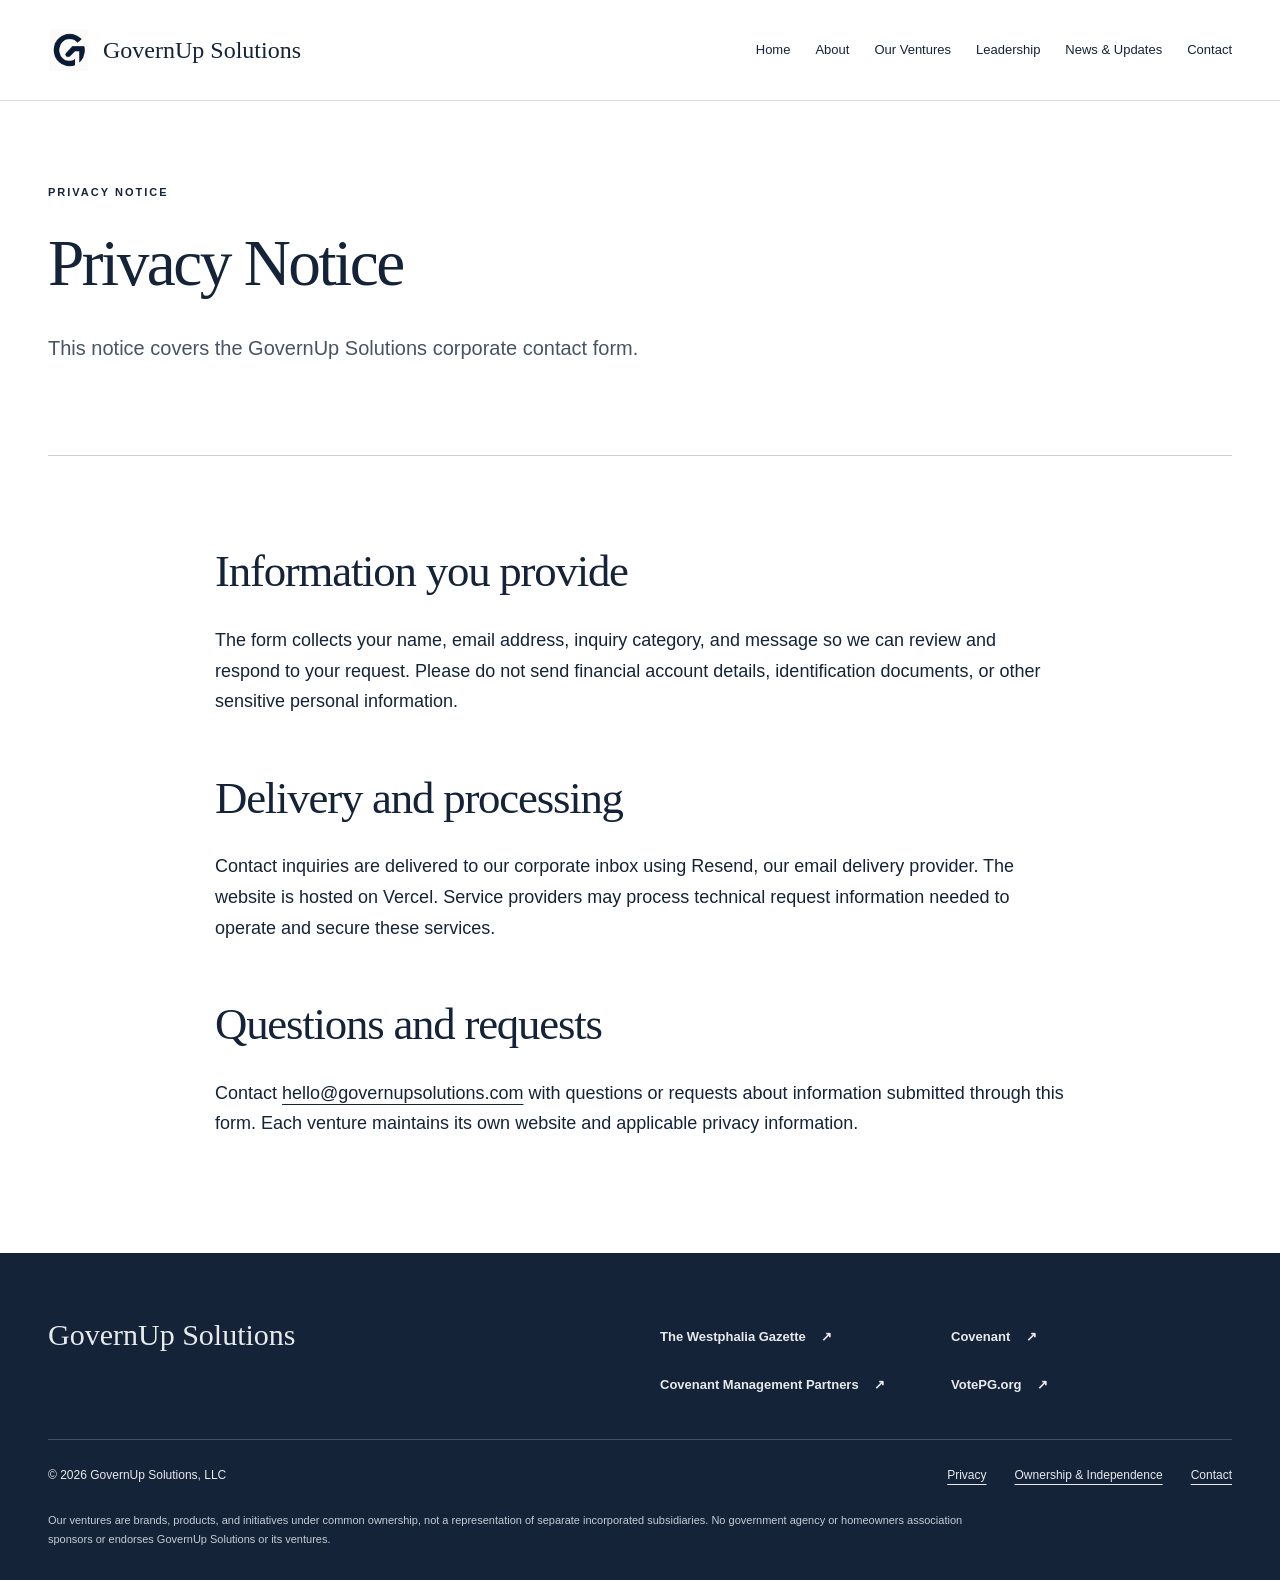
<file: privacy.html>
<!doctype html><html lang="en"><head><meta charset="utf-8"><meta name="viewport" content="width=device-width,initial-scale=1"><title>Privacy | GovernUp Solutions</title><meta name="description" content="How corporate contact inquiries are handled."><link rel="canonical" href="https://www.governupsolutions.com/privacy"><meta property="og:title" content="Privacy | GovernUp Solutions"><meta property="og:description" content="How corporate contact inquiries are handled."><meta property="og:url" content="https://www.governupsolutions.com/privacy"><meta property="og:type" content="website"><link rel="icon" href="/favicon-32x32.png"><link rel="stylesheet" href="/assets/site.css"><style>:root{--navy:#142338;--slate:#26374A;--gold:#C6AD7B;--ivory:#F5F0E8}</style><script type="application/ld+json">{"@context": "https://schema.org", "@type": "Organization", "name": "GovernUp Solutions", "legalName": "GovernUp Solutions, LLC", "url": "https://www.governupsolutions.com", "logo": "https://www.governupsolutions.com/gu-image-2.png", "founder": {"@type": "Person", "name": "Blake Hemphill"}}</script><script src="/assets/site.js" defer></script></head><body><a class="skip-link" href="#main">Skip to content</a><header><div class="wrap header-inner"><a class="wordmark" href="/"><img src="/gu-image-2.png" alt="" width="42" height="42"><span>GovernUp Solutions</span></a><button class="menu-toggle" aria-controls="navigation" aria-expanded="false">Menu</button><nav id="navigation" aria-label="Primary"><a href="/">Home</a><a href="/about">About</a><a href="/ventures">Our Ventures</a><a href="/leadership">Leadership</a><a href="/news">News & Updates</a><a href="/contact">Contact</a></nav></div></header><main id="main"><section class="page-intro wrap"><p class="eyebrow">Privacy notice</p><h1>Privacy Notice</h1><p class="lead">This notice covers the GovernUp Solutions corporate contact form.</p></section><section class="wrap prose section"><h2>Information you provide</h2><p>The form collects your name, email address, inquiry category, and message so we can review and respond to your request. Please do not send financial account details, identification documents, or other sensitive personal information.</p><h2>Delivery and processing</h2><p>Contact inquiries are delivered to our corporate inbox using Resend, our email delivery provider. The website is hosted on Vercel. Service providers may process technical request information needed to operate and secure these services.</p><h2>Questions and requests</h2><p>Contact <a href="mailto:hello@governupsolutions.com">hello@governupsolutions.com</a> with questions or requests about information submitted through this form. Each venture maintains its own website and applicable privacy information.</p></section></main><footer><div class="wrap"><div class="footer-top"><div><a class="footer-name" href="/">GovernUp Solutions</a></div><div class="footer-links"><a class="text-link" href="https://westphaliagazette.com">The Westphalia Gazette <span aria-hidden="true">↗</span></a><a class="text-link" href="https://covenanthq.app">Covenant <span aria-hidden="true">↗</span></a><a class="text-link" href="https://cmpcommunities.com">Covenant Management Partners <span aria-hidden="true">↗</span></a><a class="text-link" href="https://votepg.org">VotePG.org <span aria-hidden="true">↗</span></a></div></div><div class="footer-bottom"><p>© 2026 GovernUp Solutions, LLC</p><a href="/privacy">Privacy</a><a href="/disclosures">Ownership & Independence</a><a href="/contact">Contact</a></div><p class="fineprint">Our ventures are brands, products, and initiatives under common ownership, not a representation of separate incorporated subsidiaries. No government agency or homeowners association sponsors or endorses GovernUp Solutions or its ventures.</p></div></footer></body></html>
</file>
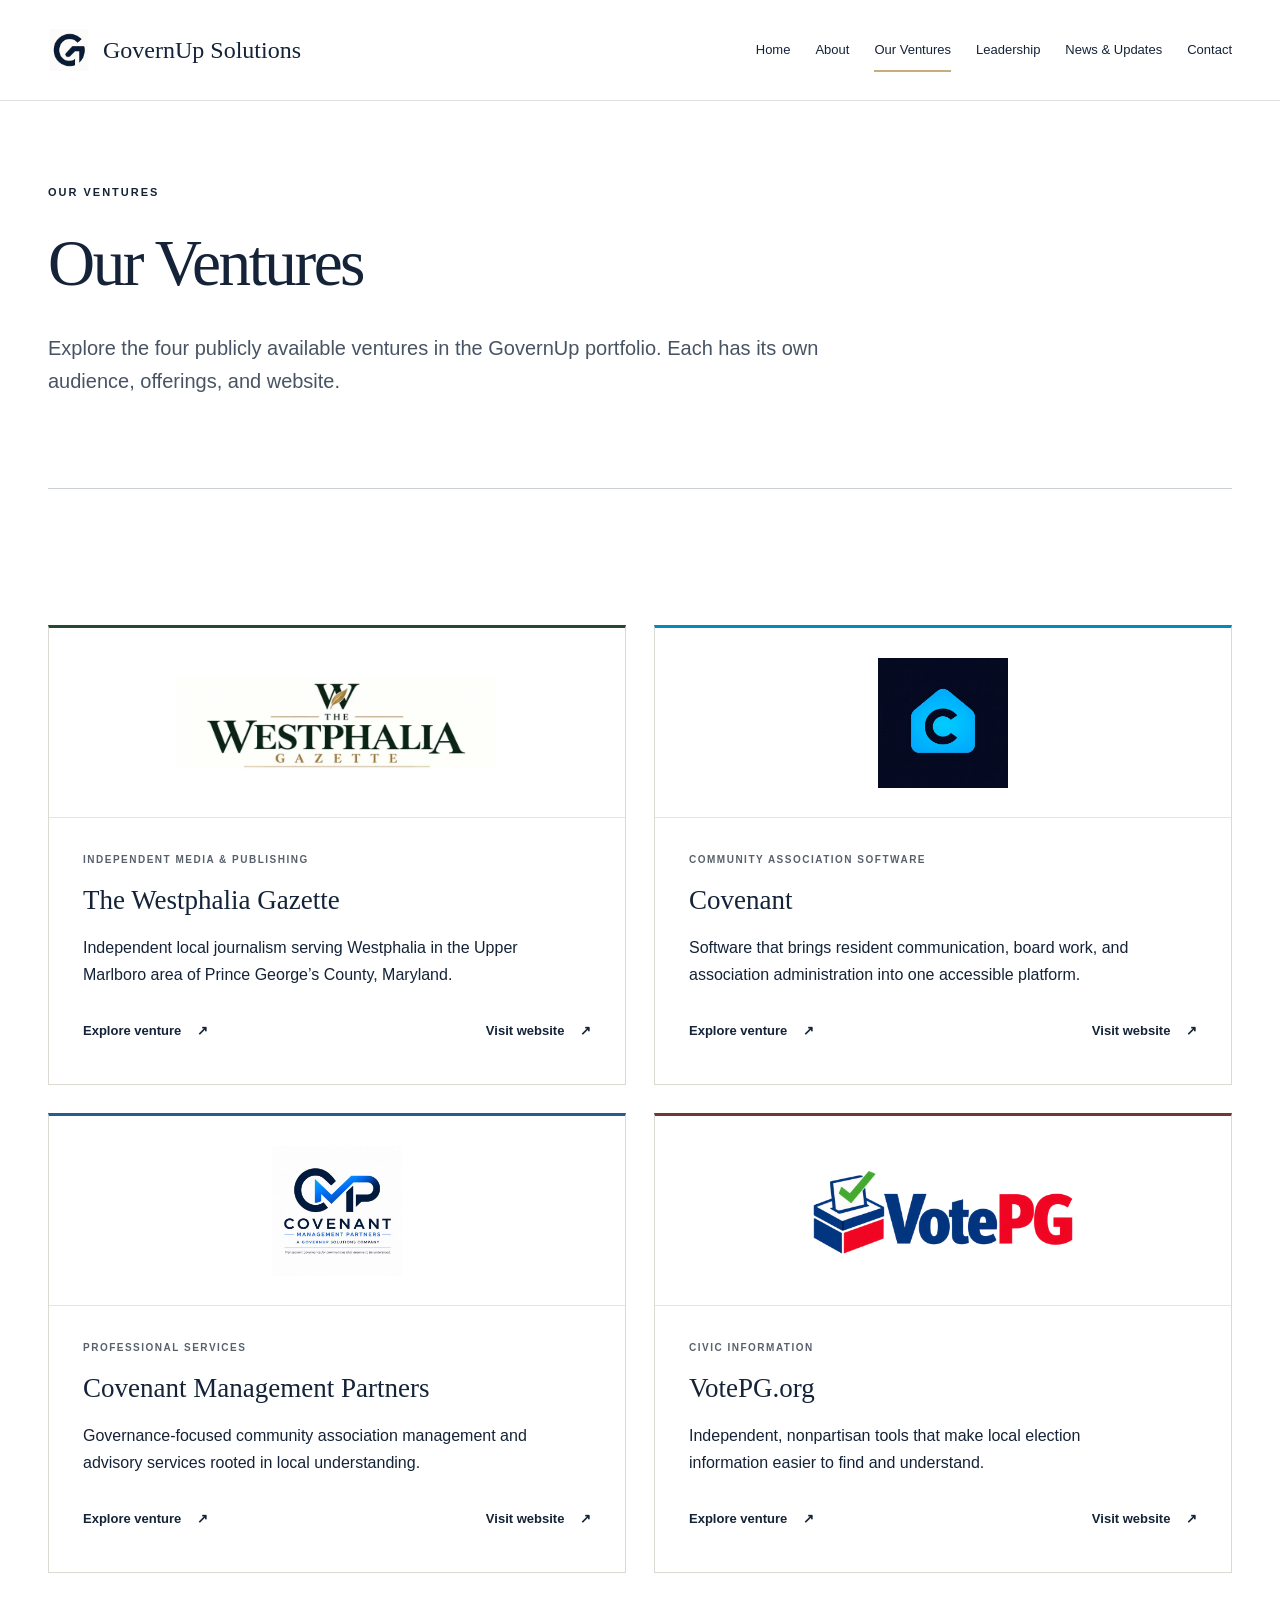
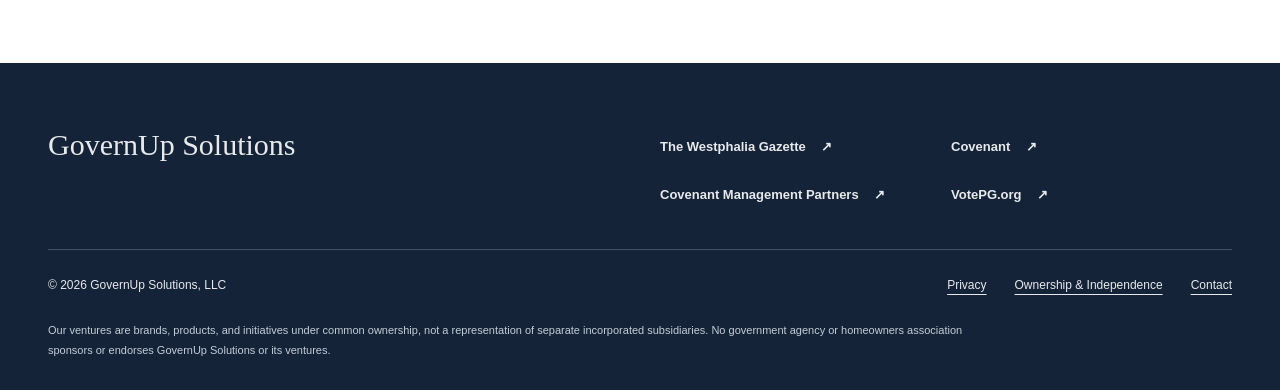
<file: ventures.html>
<!doctype html><html lang="en"><head><meta charset="utf-8"><meta name="viewport" content="width=device-width,initial-scale=1"><title>Our Ventures | GovernUp Solutions</title><meta name="description" content="Explore our portfolio of media, technology, professional services, and civic information."><link rel="canonical" href="https://www.governupsolutions.com/ventures"><meta property="og:title" content="Our Ventures | GovernUp Solutions"><meta property="og:description" content="Explore our portfolio of media, technology, professional services, and civic information."><meta property="og:url" content="https://www.governupsolutions.com/ventures"><meta property="og:type" content="website"><link rel="icon" href="/favicon-32x32.png"><link rel="stylesheet" href="/assets/site.css"><style>:root{--navy:#142338;--slate:#26374A;--gold:#C6AD7B;--ivory:#F5F0E8}</style><script type="application/ld+json">{"@context": "https://schema.org", "@type": "Organization", "name": "GovernUp Solutions", "legalName": "GovernUp Solutions, LLC", "url": "https://www.governupsolutions.com", "logo": "https://www.governupsolutions.com/gu-image-2.png", "founder": {"@type": "Person", "name": "Blake Hemphill"}}</script><script src="/assets/site.js" defer></script></head><body><a class="skip-link" href="#main">Skip to content</a><header><div class="wrap header-inner"><a class="wordmark" href="/"><img src="/gu-image-2.png" alt="" width="42" height="42"><span>GovernUp Solutions</span></a><button class="menu-toggle" aria-controls="navigation" aria-expanded="false">Menu</button><nav id="navigation" aria-label="Primary"><a href="/">Home</a><a href="/about">About</a><a href="/ventures" aria-current="page">Our Ventures</a><a href="/leadership">Leadership</a><a href="/news">News & Updates</a><a href="/contact">Contact</a></nav></div></header><main id="main"><section class="page-intro wrap"><p class="eyebrow">Our ventures</p><h1>Our Ventures</h1><p class="lead">Explore the four publicly available ventures in the GovernUp portfolio. Each has its own audience, offerings, and website.</p></section><section class="wrap section"><div class="venture-grid"><article class="venture-card" style="--venture:#284634"><a class="brand-panel" href="/ventures/westphalia-gazette" aria-label="Explore The Westphalia Gazette"><img src="/assets/gazette.webp" alt="The Westphalia Gazette" width="320" height="130" loading="lazy"></a><div class="card-copy"><p class="eyebrow">Independent Media & Publishing</p><h3>The Westphalia Gazette</h3><p>Independent local journalism serving Westphalia in the Upper Marlboro area of Prince George’s County, Maryland.</p><div class="card-links"><a class="text-link" href="/ventures/westphalia-gazette">Explore venture <span aria-hidden="true">↗</span></a><a class="text-link" href="https://westphaliagazette.com">Visit website <span aria-hidden="true">↗</span></a></div></div></article><article class="venture-card" style="--venture:#008bba"><a class="brand-panel" href="/ventures/covenant" aria-label="Explore Covenant"><img src="/gu-image-3.jpg" alt="Covenant" width="320" height="130" loading="lazy"></a><div class="card-copy"><p class="eyebrow">Community Association Software</p><h3>Covenant</h3><p>Software that brings resident communication, board work, and association administration into one accessible platform.</p><div class="card-links"><a class="text-link" href="/ventures/covenant">Explore venture <span aria-hidden="true">↗</span></a><a class="text-link" href="https://covenanthq.app">Visit website <span aria-hidden="true">↗</span></a></div></div></article><article class="venture-card" style="--venture:#245c93"><a class="brand-panel" href="/ventures/cmp" aria-label="Explore Covenant Management Partners"><img src="/gu-image-4.jpg" alt="Covenant Management Partners" width="320" height="130" loading="lazy"></a><div class="card-copy"><p class="eyebrow">Professional Services</p><h3>Covenant Management Partners</h3><p>Governance-focused community association management and advisory services rooted in local understanding.</p><div class="card-links"><a class="text-link" href="/ventures/cmp">Explore venture <span aria-hidden="true">↗</span></a><a class="text-link" href="https://cmpcommunities.com">Visit website <span aria-hidden="true">↗</span></a></div></div></article><article class="venture-card" style="--venture:#713735"><a class="brand-panel" href="/ventures/votepg" aria-label="Explore VotePG.org"><img src="/assets/votepg.png" alt="VotePG.org" width="320" height="130" loading="lazy"></a><div class="card-copy"><p class="eyebrow">Civic Information</p><h3>VotePG.org</h3><p>Independent, nonpartisan tools that make local election information easier to find and understand.</p><div class="card-links"><a class="text-link" href="/ventures/votepg">Explore venture <span aria-hidden="true">↗</span></a><a class="text-link" href="https://votepg.org">Visit website <span aria-hidden="true">↗</span></a></div></div></article></div></section></main><footer><div class="wrap"><div class="footer-top"><div><a class="footer-name" href="/">GovernUp Solutions</a></div><div class="footer-links"><a class="text-link" href="https://westphaliagazette.com">The Westphalia Gazette <span aria-hidden="true">↗</span></a><a class="text-link" href="https://covenanthq.app">Covenant <span aria-hidden="true">↗</span></a><a class="text-link" href="https://cmpcommunities.com">Covenant Management Partners <span aria-hidden="true">↗</span></a><a class="text-link" href="https://votepg.org">VotePG.org <span aria-hidden="true">↗</span></a></div></div><div class="footer-bottom"><p>© 2026 GovernUp Solutions, LLC</p><a href="/privacy">Privacy</a><a href="/disclosures">Ownership & Independence</a><a href="/contact">Contact</a></div><p class="fineprint">Our ventures are brands, products, and initiatives under common ownership, not a representation of separate incorporated subsidiaries. No government agency or homeowners association sponsors or endorses GovernUp Solutions or its ventures.</p></div></footer></body></html>
</file>
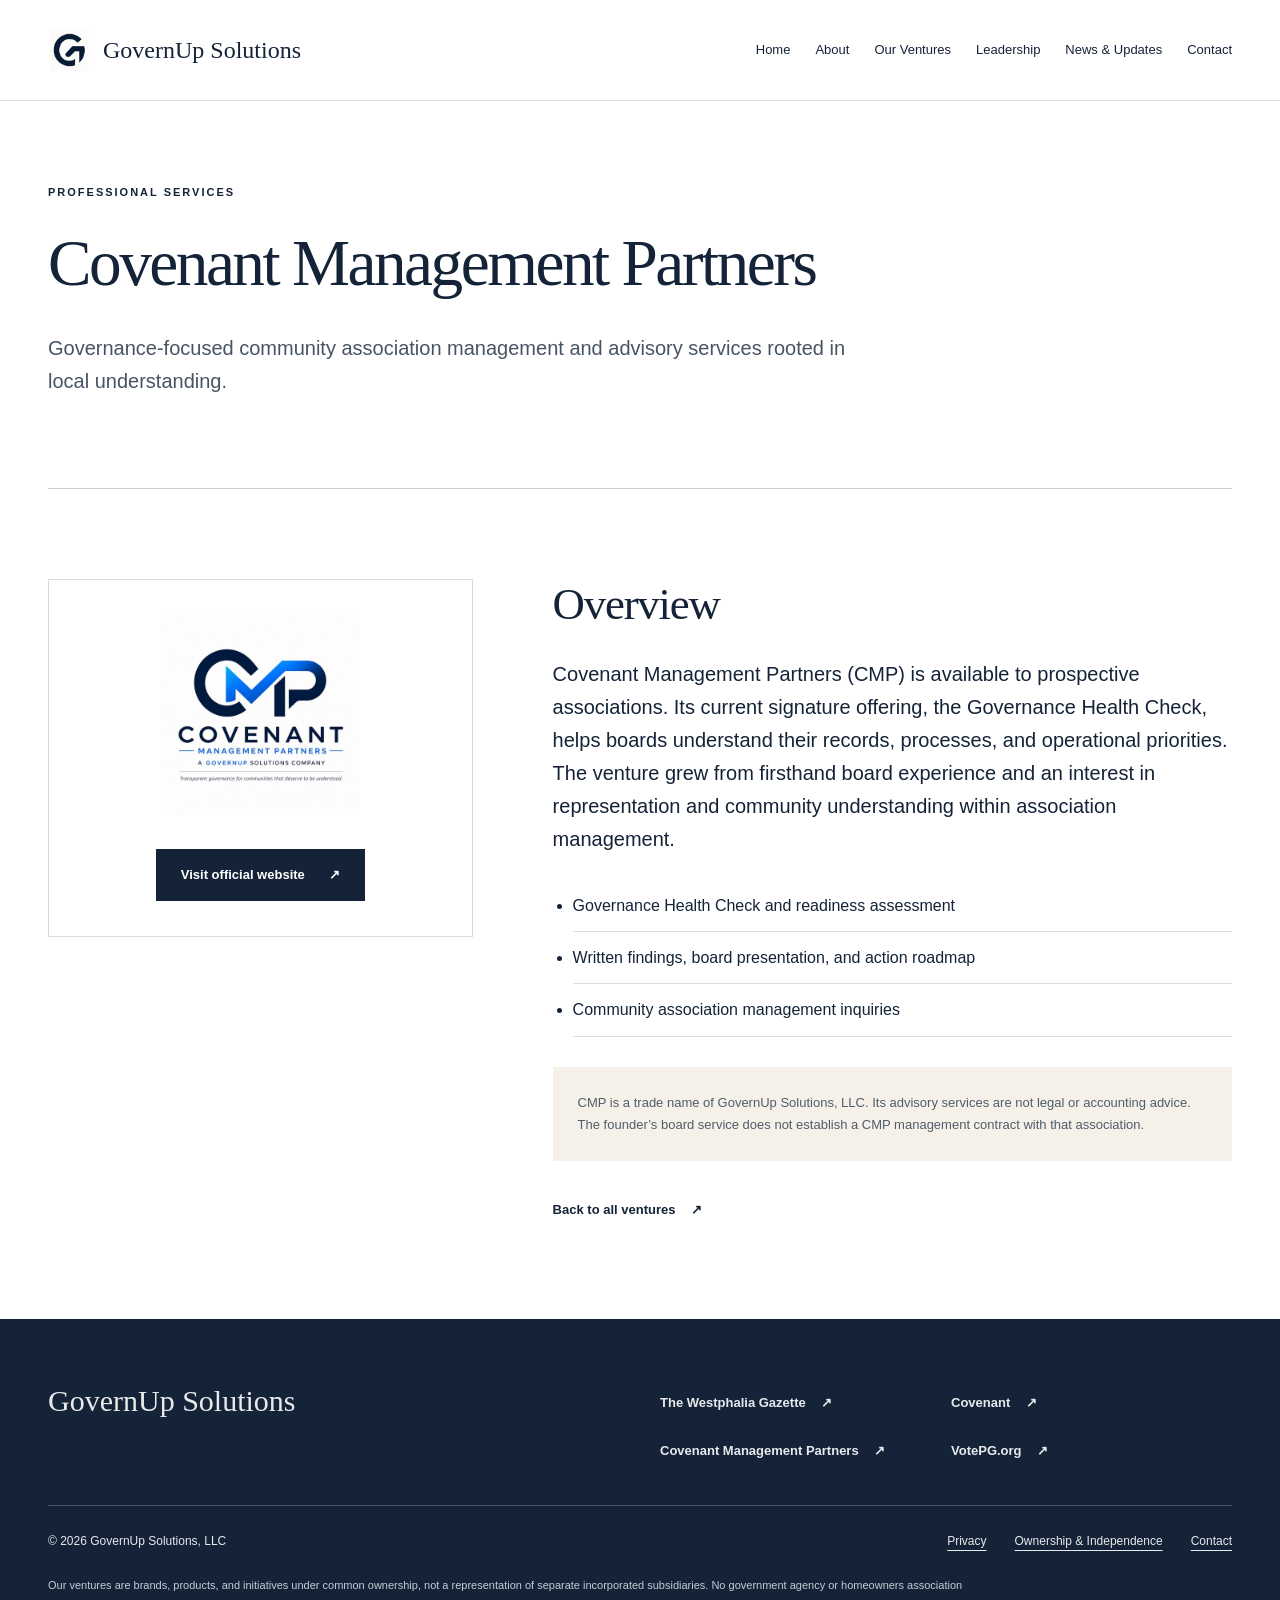
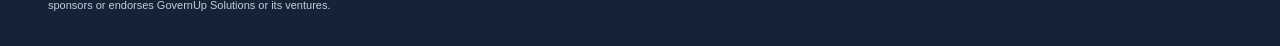
<file: ventures/cmp.html>
<!doctype html><html lang="en"><head><meta charset="utf-8"><meta name="viewport" content="width=device-width,initial-scale=1"><title>Covenant Management Partners | GovernUp Solutions</title><meta name="description" content="Governance-focused community association management and advisory services rooted in local understanding."><link rel="canonical" href="https://www.governupsolutions.com/ventures/cmp"><meta property="og:title" content="Covenant Management Partners | GovernUp Solutions"><meta property="og:description" content="Governance-focused community association management and advisory services rooted in local understanding."><meta property="og:url" content="https://www.governupsolutions.com/ventures/cmp"><meta property="og:type" content="website"><link rel="icon" href="/favicon-32x32.png"><link rel="stylesheet" href="/assets/site.css"><style>:root{--navy:#142338;--slate:#26374A;--gold:#C6AD7B;--ivory:#F5F0E8}</style><script type="application/ld+json">{"@context": "https://schema.org", "@type": "Organization", "name": "GovernUp Solutions", "legalName": "GovernUp Solutions, LLC", "url": "https://www.governupsolutions.com", "logo": "https://www.governupsolutions.com/gu-image-2.png", "founder": {"@type": "Person", "name": "Blake Hemphill"}}</script><script src="/assets/site.js" defer></script></head><body><a class="skip-link" href="#main">Skip to content</a><header><div class="wrap header-inner"><a class="wordmark" href="/"><img src="/gu-image-2.png" alt="" width="42" height="42"><span>GovernUp Solutions</span></a><button class="menu-toggle" aria-controls="navigation" aria-expanded="false">Menu</button><nav id="navigation" aria-label="Primary"><a href="/">Home</a><a href="/about">About</a><a href="/ventures">Our Ventures</a><a href="/leadership">Leadership</a><a href="/news">News & Updates</a><a href="/contact">Contact</a></nav></div></header><main id="main"><section class="page-intro wrap"><p class="eyebrow">Professional Services</p><h1>Covenant Management Partners</h1><p class="lead">Governance-focused community association management and advisory services rooted in local understanding.</p></section><section class="wrap section detail-grid"><div class="detail-brand"><img src="/gu-image-4.jpg" alt="Covenant Management Partners" width="400" height="200"><a class="button" href="https://cmpcommunities.com">Visit official website <span aria-hidden="true">↗</span></a></div><div><h2>Overview</h2><p class="lead">Covenant Management Partners (CMP) is available to prospective associations. Its current signature offering, the Governance Health Check, helps boards understand their records, processes, and operational priorities. The venture grew from firsthand board experience and an interest in representation and community understanding within association management.</p><ul class="offerings"><li>Governance Health Check and readiness assessment</li><li>Written findings, board presentation, and action roadmap</li><li>Community association management inquiries</li></ul><div class="note disclosure">CMP is a trade name of GovernUp Solutions, LLC. Its advisory services are not legal or accounting advice. The founder’s board service does not establish a CMP management contract with that association.</div><a class="text-link" href="/ventures">Back to all ventures <span aria-hidden="true">↗</span></a></div></section></main><footer><div class="wrap"><div class="footer-top"><div><a class="footer-name" href="/">GovernUp Solutions</a></div><div class="footer-links"><a class="text-link" href="https://westphaliagazette.com">The Westphalia Gazette <span aria-hidden="true">↗</span></a><a class="text-link" href="https://covenanthq.app">Covenant <span aria-hidden="true">↗</span></a><a class="text-link" href="https://cmpcommunities.com">Covenant Management Partners <span aria-hidden="true">↗</span></a><a class="text-link" href="https://votepg.org">VotePG.org <span aria-hidden="true">↗</span></a></div></div><div class="footer-bottom"><p>© 2026 GovernUp Solutions, LLC</p><a href="/privacy">Privacy</a><a href="/disclosures">Ownership & Independence</a><a href="/contact">Contact</a></div><p class="fineprint">Our ventures are brands, products, and initiatives under common ownership, not a representation of separate incorporated subsidiaries. No government agency or homeowners association sponsors or endorses GovernUp Solutions or its ventures.</p></div></footer></body></html>
</file>
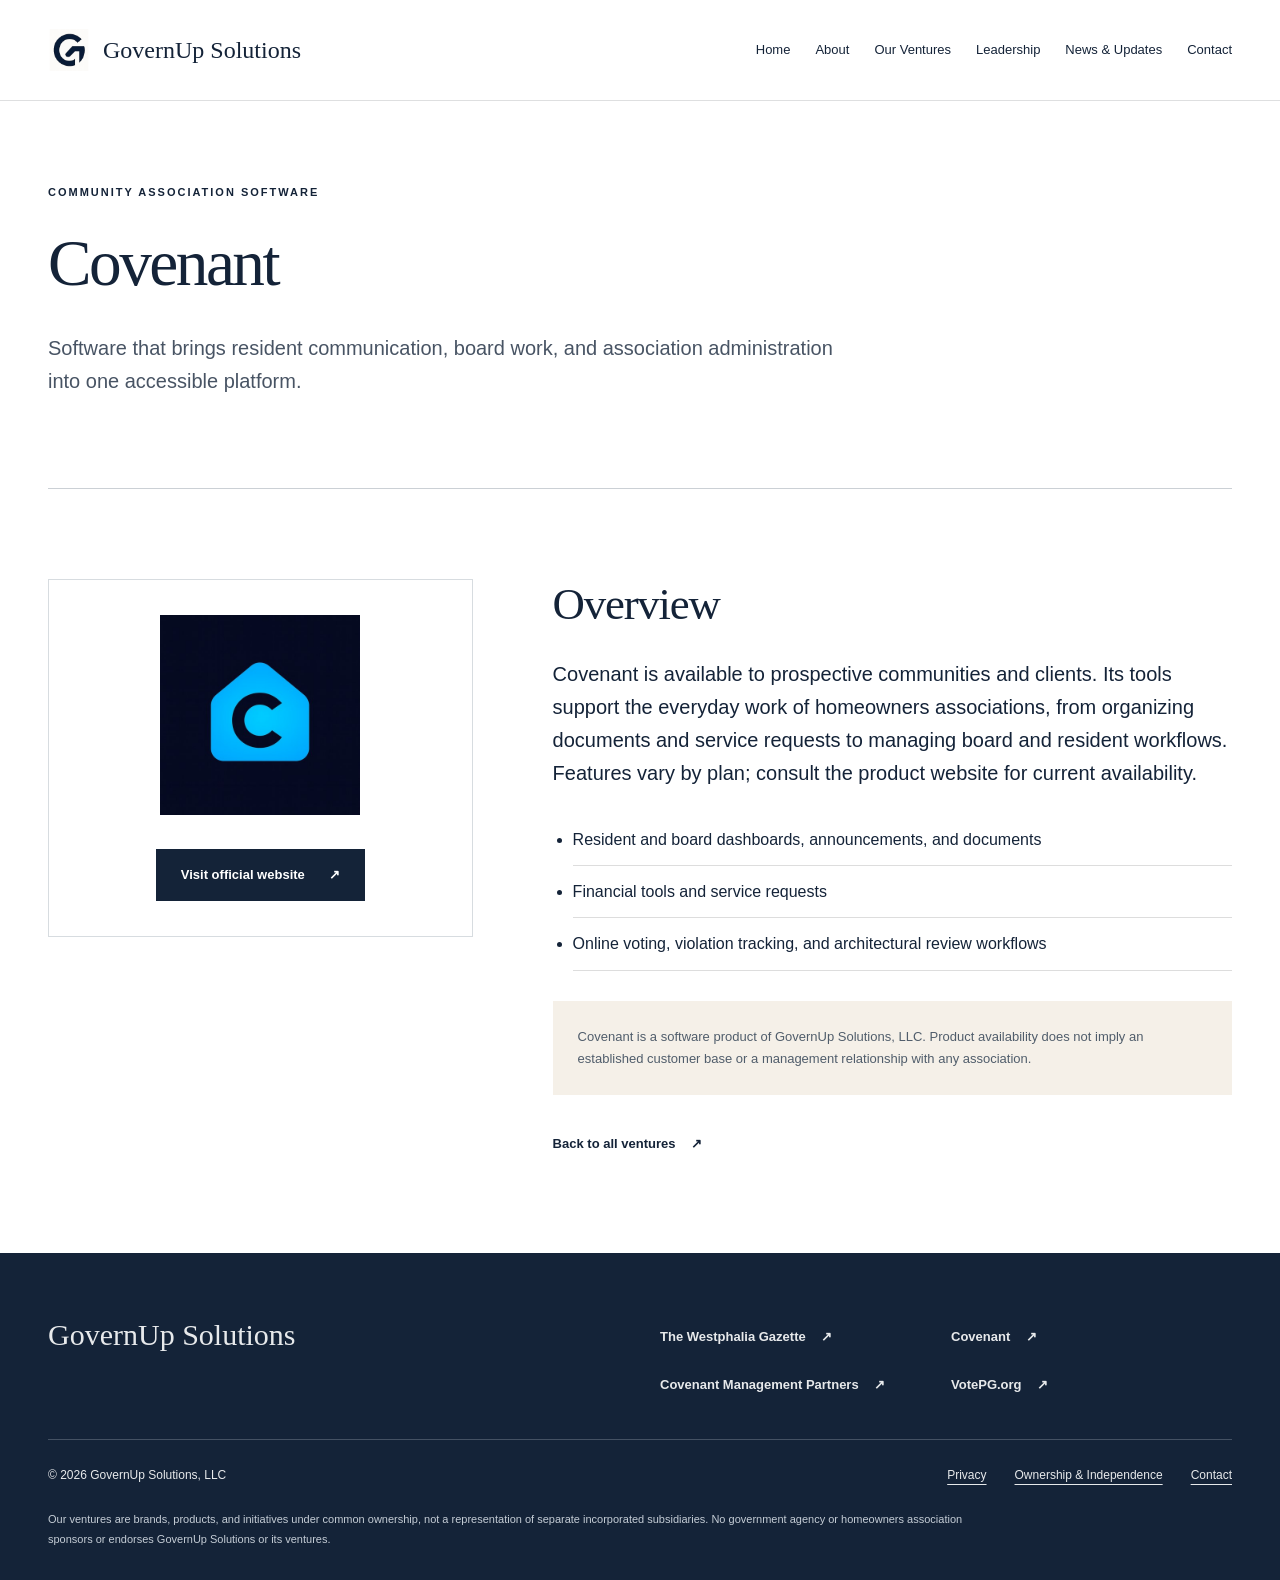
<file: ventures/covenant.html>
<!doctype html><html lang="en"><head><meta charset="utf-8"><meta name="viewport" content="width=device-width,initial-scale=1"><title>Covenant | GovernUp Solutions</title><meta name="description" content="Software that brings resident communication, board work, and association administration into one accessible platform."><link rel="canonical" href="https://www.governupsolutions.com/ventures/covenant"><meta property="og:title" content="Covenant | GovernUp Solutions"><meta property="og:description" content="Software that brings resident communication, board work, and association administration into one accessible platform."><meta property="og:url" content="https://www.governupsolutions.com/ventures/covenant"><meta property="og:type" content="website"><link rel="icon" href="/favicon-32x32.png"><link rel="stylesheet" href="/assets/site.css"><style>:root{--navy:#142338;--slate:#26374A;--gold:#C6AD7B;--ivory:#F5F0E8}</style><script type="application/ld+json">{"@context": "https://schema.org", "@type": "Organization", "name": "GovernUp Solutions", "legalName": "GovernUp Solutions, LLC", "url": "https://www.governupsolutions.com", "logo": "https://www.governupsolutions.com/gu-image-2.png", "founder": {"@type": "Person", "name": "Blake Hemphill"}}</script><script src="/assets/site.js" defer></script></head><body><a class="skip-link" href="#main">Skip to content</a><header><div class="wrap header-inner"><a class="wordmark" href="/"><img src="/gu-image-2.png" alt="" width="42" height="42"><span>GovernUp Solutions</span></a><button class="menu-toggle" aria-controls="navigation" aria-expanded="false">Menu</button><nav id="navigation" aria-label="Primary"><a href="/">Home</a><a href="/about">About</a><a href="/ventures">Our Ventures</a><a href="/leadership">Leadership</a><a href="/news">News & Updates</a><a href="/contact">Contact</a></nav></div></header><main id="main"><section class="page-intro wrap"><p class="eyebrow">Community Association Software</p><h1>Covenant</h1><p class="lead">Software that brings resident communication, board work, and association administration into one accessible platform.</p></section><section class="wrap section detail-grid"><div class="detail-brand"><img src="/gu-image-3.jpg" alt="Covenant" width="400" height="200"><a class="button" href="https://covenanthq.app">Visit official website <span aria-hidden="true">↗</span></a></div><div><h2>Overview</h2><p class="lead">Covenant is available to prospective communities and clients. Its tools support the everyday work of homeowners associations, from organizing documents and service requests to managing board and resident workflows. Features vary by plan; consult the product website for current availability.</p><ul class="offerings"><li>Resident and board dashboards, announcements, and documents</li><li>Financial tools and service requests</li><li>Online voting, violation tracking, and architectural review workflows</li></ul><div class="note disclosure">Covenant is a software product of GovernUp Solutions, LLC. Product availability does not imply an established customer base or a management relationship with any association.</div><a class="text-link" href="/ventures">Back to all ventures <span aria-hidden="true">↗</span></a></div></section></main><footer><div class="wrap"><div class="footer-top"><div><a class="footer-name" href="/">GovernUp Solutions</a></div><div class="footer-links"><a class="text-link" href="https://westphaliagazette.com">The Westphalia Gazette <span aria-hidden="true">↗</span></a><a class="text-link" href="https://covenanthq.app">Covenant <span aria-hidden="true">↗</span></a><a class="text-link" href="https://cmpcommunities.com">Covenant Management Partners <span aria-hidden="true">↗</span></a><a class="text-link" href="https://votepg.org">VotePG.org <span aria-hidden="true">↗</span></a></div></div><div class="footer-bottom"><p>© 2026 GovernUp Solutions, LLC</p><a href="/privacy">Privacy</a><a href="/disclosures">Ownership & Independence</a><a href="/contact">Contact</a></div><p class="fineprint">Our ventures are brands, products, and initiatives under common ownership, not a representation of separate incorporated subsidiaries. No government agency or homeowners association sponsors or endorses GovernUp Solutions or its ventures.</p></div></footer></body></html>
</file>
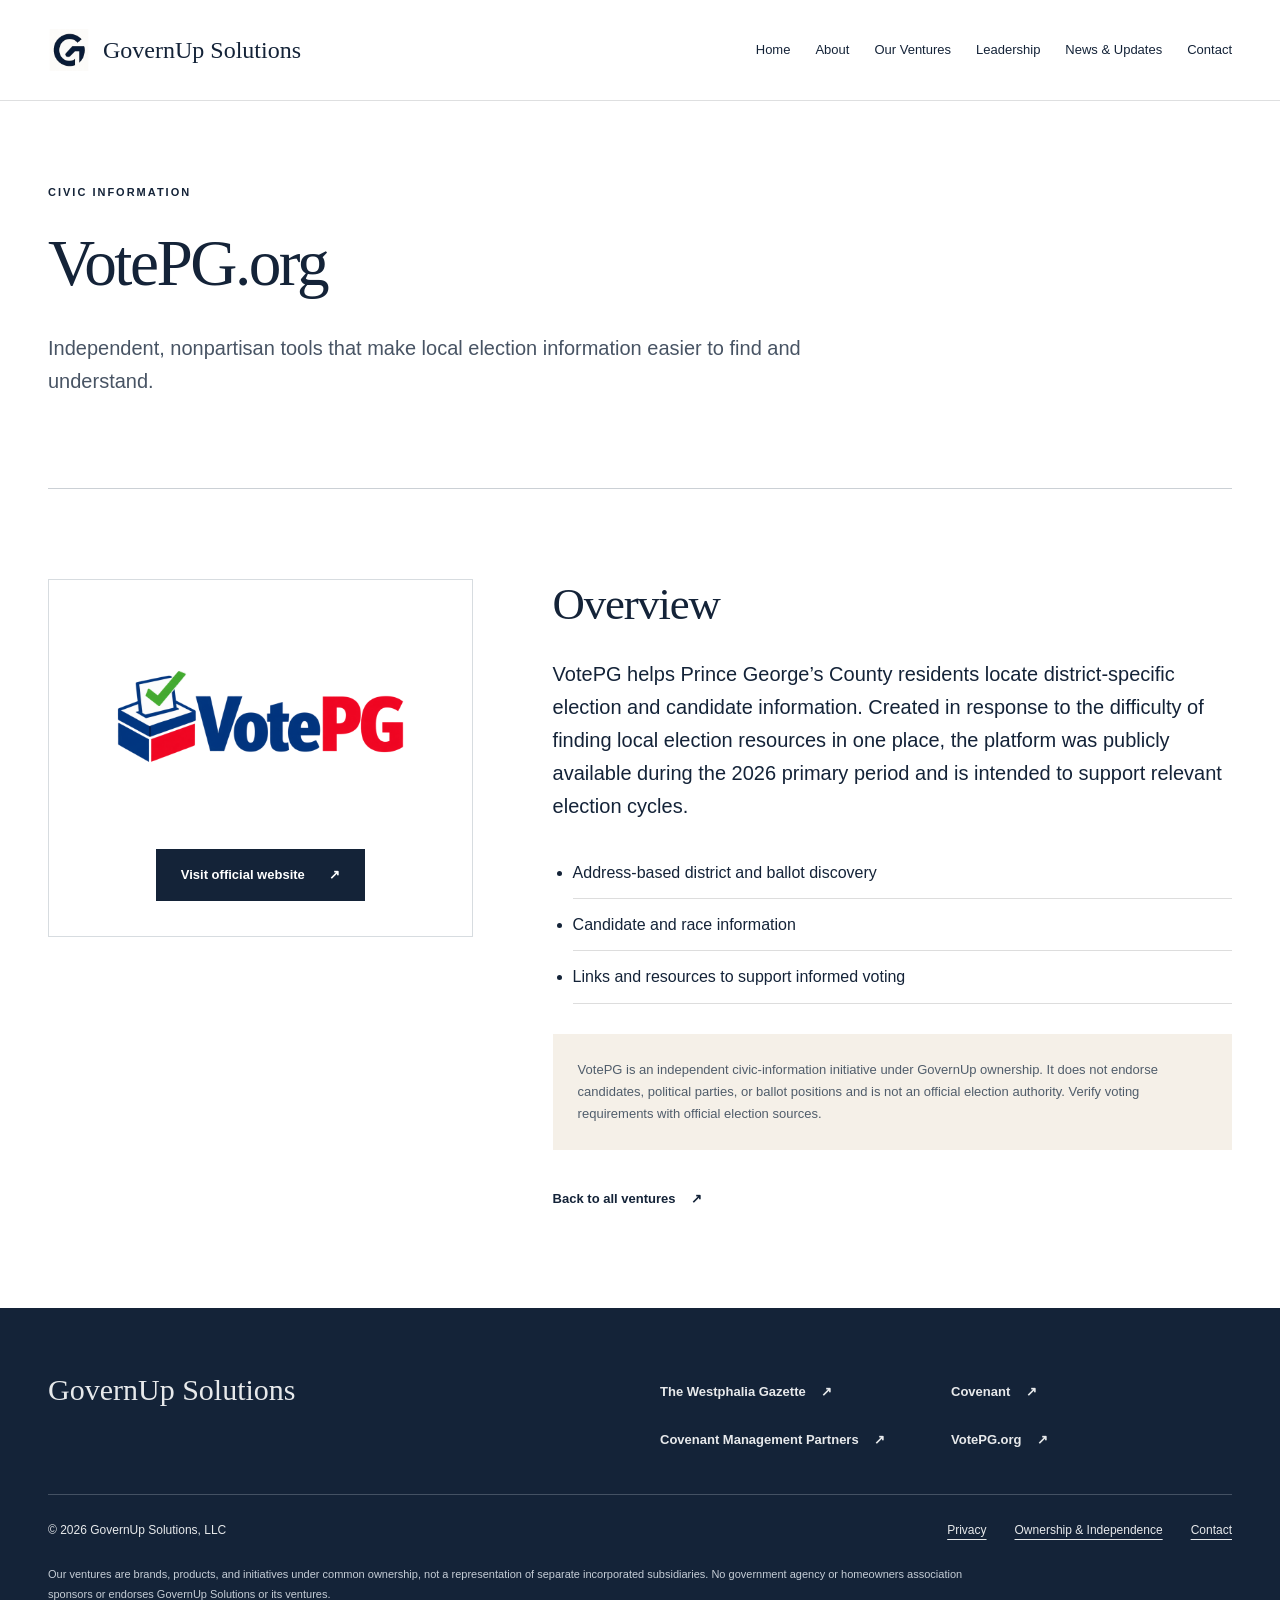
<file: ventures/votepg.html>
<!doctype html><html lang="en"><head><meta charset="utf-8"><meta name="viewport" content="width=device-width,initial-scale=1"><title>VotePG.org | GovernUp Solutions</title><meta name="description" content="Independent, nonpartisan tools that make local election information easier to find and understand."><link rel="canonical" href="https://www.governupsolutions.com/ventures/votepg"><meta property="og:title" content="VotePG.org | GovernUp Solutions"><meta property="og:description" content="Independent, nonpartisan tools that make local election information easier to find and understand."><meta property="og:url" content="https://www.governupsolutions.com/ventures/votepg"><meta property="og:type" content="website"><link rel="icon" href="/favicon-32x32.png"><link rel="stylesheet" href="/assets/site.css"><style>:root{--navy:#142338;--slate:#26374A;--gold:#C6AD7B;--ivory:#F5F0E8}</style><script type="application/ld+json">{"@context": "https://schema.org", "@type": "Organization", "name": "GovernUp Solutions", "legalName": "GovernUp Solutions, LLC", "url": "https://www.governupsolutions.com", "logo": "https://www.governupsolutions.com/gu-image-2.png", "founder": {"@type": "Person", "name": "Blake Hemphill"}}</script><script src="/assets/site.js" defer></script></head><body><a class="skip-link" href="#main">Skip to content</a><header><div class="wrap header-inner"><a class="wordmark" href="/"><img src="/gu-image-2.png" alt="" width="42" height="42"><span>GovernUp Solutions</span></a><button class="menu-toggle" aria-controls="navigation" aria-expanded="false">Menu</button><nav id="navigation" aria-label="Primary"><a href="/">Home</a><a href="/about">About</a><a href="/ventures">Our Ventures</a><a href="/leadership">Leadership</a><a href="/news">News & Updates</a><a href="/contact">Contact</a></nav></div></header><main id="main"><section class="page-intro wrap"><p class="eyebrow">Civic Information</p><h1>VotePG.org</h1><p class="lead">Independent, nonpartisan tools that make local election information easier to find and understand.</p></section><section class="wrap section detail-grid"><div class="detail-brand"><img src="/assets/votepg.png" alt="VotePG.org" width="400" height="200"><a class="button" href="https://votepg.org">Visit official website <span aria-hidden="true">↗</span></a></div><div><h2>Overview</h2><p class="lead">VotePG helps Prince George’s County residents locate district-specific election and candidate information. Created in response to the difficulty of finding local election resources in one place, the platform was publicly available during the 2026 primary period and is intended to support relevant election cycles.</p><ul class="offerings"><li>Address-based district and ballot discovery</li><li>Candidate and race information</li><li>Links and resources to support informed voting</li></ul><div class="note disclosure">VotePG is an independent civic-information initiative under GovernUp ownership. It does not endorse candidates, political parties, or ballot positions and is not an official election authority. Verify voting requirements with official election sources.</div><a class="text-link" href="/ventures">Back to all ventures <span aria-hidden="true">↗</span></a></div></section></main><footer><div class="wrap"><div class="footer-top"><div><a class="footer-name" href="/">GovernUp Solutions</a></div><div class="footer-links"><a class="text-link" href="https://westphaliagazette.com">The Westphalia Gazette <span aria-hidden="true">↗</span></a><a class="text-link" href="https://covenanthq.app">Covenant <span aria-hidden="true">↗</span></a><a class="text-link" href="https://cmpcommunities.com">Covenant Management Partners <span aria-hidden="true">↗</span></a><a class="text-link" href="https://votepg.org">VotePG.org <span aria-hidden="true">↗</span></a></div></div><div class="footer-bottom"><p>© 2026 GovernUp Solutions, LLC</p><a href="/privacy">Privacy</a><a href="/disclosures">Ownership & Independence</a><a href="/contact">Contact</a></div><p class="fineprint">Our ventures are brands, products, and initiatives under common ownership, not a representation of separate incorporated subsidiaries. No government agency or homeowners association sponsors or endorses GovernUp Solutions or its ventures.</p></div></footer></body></html>
</file>
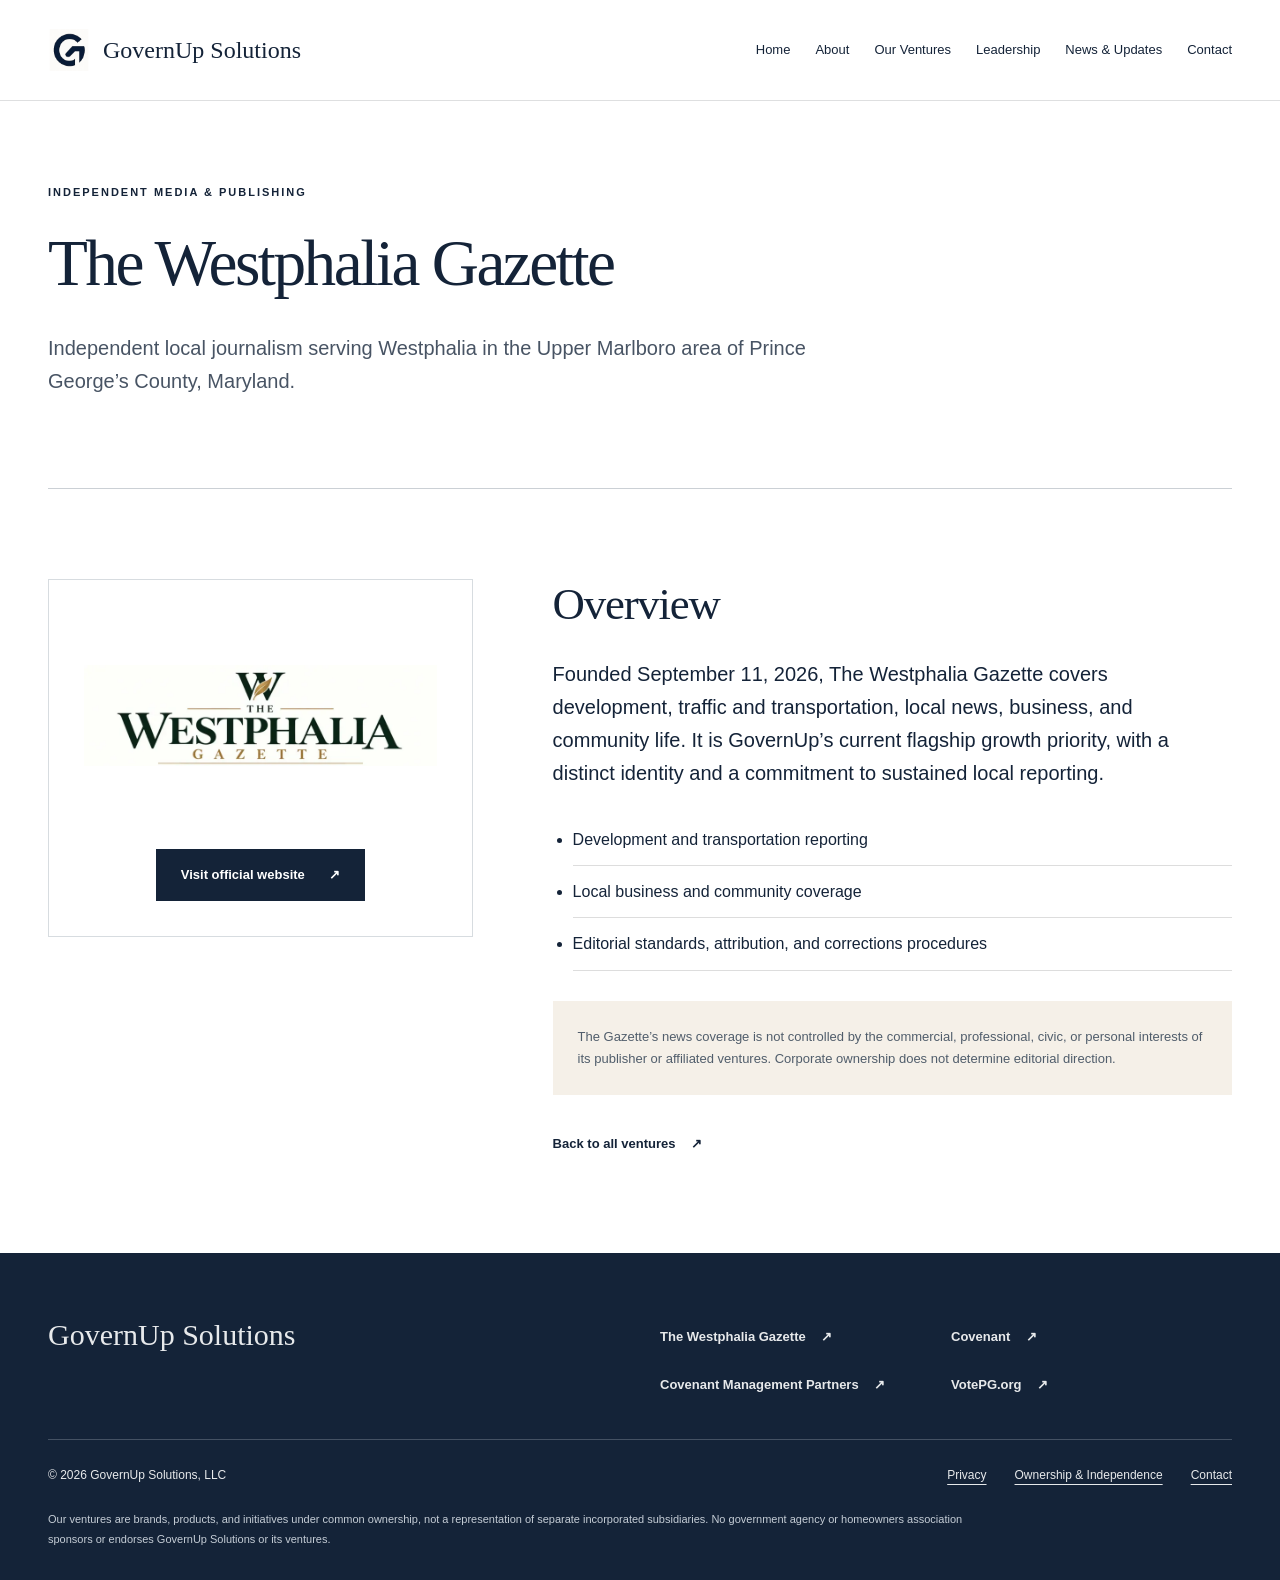
<file: ventures/westphalia-gazette.html>
<!doctype html><html lang="en"><head><meta charset="utf-8"><meta name="viewport" content="width=device-width,initial-scale=1"><title>The Westphalia Gazette | GovernUp Solutions</title><meta name="description" content="Independent local journalism serving Westphalia in the Upper Marlboro area of Prince George’s County, Maryland."><link rel="canonical" href="https://www.governupsolutions.com/ventures/westphalia-gazette"><meta property="og:title" content="The Westphalia Gazette | GovernUp Solutions"><meta property="og:description" content="Independent local journalism serving Westphalia in the Upper Marlboro area of Prince George’s County, Maryland."><meta property="og:url" content="https://www.governupsolutions.com/ventures/westphalia-gazette"><meta property="og:type" content="website"><link rel="icon" href="/favicon-32x32.png"><link rel="stylesheet" href="/assets/site.css"><style>:root{--navy:#142338;--slate:#26374A;--gold:#C6AD7B;--ivory:#F5F0E8}</style><script type="application/ld+json">{"@context": "https://schema.org", "@type": "Organization", "name": "GovernUp Solutions", "legalName": "GovernUp Solutions, LLC", "url": "https://www.governupsolutions.com", "logo": "https://www.governupsolutions.com/gu-image-2.png", "founder": {"@type": "Person", "name": "Blake Hemphill"}}</script><script src="/assets/site.js" defer></script></head><body><a class="skip-link" href="#main">Skip to content</a><header><div class="wrap header-inner"><a class="wordmark" href="/"><img src="/gu-image-2.png" alt="" width="42" height="42"><span>GovernUp Solutions</span></a><button class="menu-toggle" aria-controls="navigation" aria-expanded="false">Menu</button><nav id="navigation" aria-label="Primary"><a href="/">Home</a><a href="/about">About</a><a href="/ventures">Our Ventures</a><a href="/leadership">Leadership</a><a href="/news">News & Updates</a><a href="/contact">Contact</a></nav></div></header><main id="main"><section class="page-intro wrap"><p class="eyebrow">Independent Media & Publishing</p><h1>The Westphalia Gazette</h1><p class="lead">Independent local journalism serving Westphalia in the Upper Marlboro area of Prince George’s County, Maryland.</p></section><section class="wrap section detail-grid"><div class="detail-brand"><img src="/assets/gazette.webp" alt="The Westphalia Gazette" width="400" height="200"><a class="button" href="https://westphaliagazette.com">Visit official website <span aria-hidden="true">↗</span></a></div><div><h2>Overview</h2><p class="lead">Founded September 11, 2026, The Westphalia Gazette covers development, traffic and transportation, local news, business, and community life. It is GovernUp’s current flagship growth priority, with a distinct identity and a commitment to sustained local reporting.</p><ul class="offerings"><li>Development and transportation reporting</li><li>Local business and community coverage</li><li>Editorial standards, attribution, and corrections procedures</li></ul><div class="note disclosure">The Gazette’s news coverage is not controlled by the commercial, professional, civic, or personal interests of its publisher or affiliated ventures. Corporate ownership does not determine editorial direction.</div><a class="text-link" href="/ventures">Back to all ventures <span aria-hidden="true">↗</span></a></div></section></main><footer><div class="wrap"><div class="footer-top"><div><a class="footer-name" href="/">GovernUp Solutions</a></div><div class="footer-links"><a class="text-link" href="https://westphaliagazette.com">The Westphalia Gazette <span aria-hidden="true">↗</span></a><a class="text-link" href="https://covenanthq.app">Covenant <span aria-hidden="true">↗</span></a><a class="text-link" href="https://cmpcommunities.com">Covenant Management Partners <span aria-hidden="true">↗</span></a><a class="text-link" href="https://votepg.org">VotePG.org <span aria-hidden="true">↗</span></a></div></div><div class="footer-bottom"><p>© 2026 GovernUp Solutions, LLC</p><a href="/privacy">Privacy</a><a href="/disclosures">Ownership & Independence</a><a href="/contact">Contact</a></div><p class="fineprint">Our ventures are brands, products, and initiatives under common ownership, not a representation of separate incorporated subsidiaries. No government agency or homeowners association sponsors or endorses GovernUp Solutions or its ventures.</p></div></footer></body></html>
</file>
<file: assets/site.css>
*{box-sizing:border-box}html{scroll-behavior:smooth}body{margin:0;background:#fff;color:var(--navy);font-family:Arial,Helvetica,sans-serif;font-size:16px;line-height:1.7}a{color:inherit;text-decoration-thickness:1px;text-underline-offset:5px}a,button,input,select,textarea{-webkit-tap-highlight-color:transparent}a:focus-visible,button:focus-visible,input:focus-visible,select:focus-visible,textarea:focus-visible{outline:3px solid #a3772d;outline-offset:5px}.wrap{width:min(1240px,calc(100% - 96px));margin:auto}header{background:#fff;border-bottom:1px solid #dedfe0}.header-inner{display:flex;align-items:center;justify-content:space-between;gap:30px;min-height:100px}.wordmark{display:flex;align-items:center;gap:13px;text-decoration:none;white-space:nowrap;font-family:Georgia,serif;font-size:24px}.wordmark img{object-fit:contain}nav{display:flex;gap:25px}nav a{font-size:13px;text-decoration:none;padding:9px 0}nav a:hover,nav a[aria-current]{box-shadow:0 2px var(--gold)}.menu-toggle{display:none}.skip-link{position:absolute;top:-100px;padding:12px;background:white;z-index:10}.skip-link:focus{top:0}h1,h2,h3,p{margin-top:0}h1,h2,h3{font-family:Georgia,'Times New Roman',serif;font-weight:400;line-height:1.13}h1{font-size:clamp(46px,5.1vw,76px);letter-spacing:-2.5px;margin-bottom:32px}h2{font-size:clamp(34px,3.5vw,50px);letter-spacing:-1.2px;margin-bottom:28px}h3{font-size:27px;margin-bottom:18px}p{margin-bottom:24px}.eyebrow{font-size:11px;letter-spacing:2px;text-transform:uppercase;font-weight:700;margin-bottom:25px;line-height:1.6}.lead{font-size:20px;line-height:1.65;max-width:720px}.hero{background:var(--navy);color:var(--ivory);padding-top:94px}.hero-grid{display:grid;grid-template-columns:minmax(0,1.65fr) minmax(270px,1fr);gap:80px;padding-bottom:82px}.hero h1 em{font-style:normal;color:var(--gold)}.hero .lead{font-size:18px;max-width:620px;color:#d3d9df}.hero .eyebrow{color:var(--gold)}.actions{display:flex;gap:15px;flex-wrap:wrap;margin-top:38px}.button{display:inline-flex;align-items:center;justify-content:space-between;gap:24px;background:var(--navy);color:white;text-decoration:none;border:1px solid var(--navy);padding:16px 24px;font:600 13px Arial;cursor:pointer;min-height:52px}.hero .button{background:var(--ivory);color:var(--navy);border-color:var(--ivory)}.hero .outline{background:transparent;color:white;border-color:#627081}.button:hover{filter:brightness(.9)}.portfolio-index{padding-top:12px}.portfolio-index>a{display:flex;gap:17px;align-items:center;border-top:1px solid #445163;padding:23px 0;text-decoration:none;font-family:Georgia,serif;font-size:22px;line-height:1.4}.portfolio-index>a:hover{color:var(--gold)}.portfolio-index>a>span{font-family:Arial;font-size:10px;color:var(--gold);align-self:flex-start;padding-top:7px}.portfolio-index small{display:block;font:11px Arial;color:#c5cdd6;margin-top:7px}.portfolio-index b{font-size:18px;margin-left:auto;font-weight:400}.hero-baseline{border-top:1px solid #445163;padding:23px 0;font-size:12px;color:#c5cdd6;letter-spacing:.6px}.section{padding-top:90px;padding-bottom:90px}.section-heading{max-width:780px}.wide-copy{max-width:730px;font-size:22px;margin-left:auto;line-height:1.7}.portfolio{background:var(--ivory)}.venture-grid{display:grid;grid-template-columns:1fr 1fr;gap:28px;margin-top:46px}.venture-card{background:white;border:1px solid #dcd9d2;border-top:3px solid var(--venture);display:flex;flex-direction:column}.brand-panel{display:flex;align-items:center;justify-content:center;padding:30px;height:190px;border-bottom:1px solid #e8e5df;background:#fff}.brand-panel img{object-fit:contain;max-width:90%;width:320px;height:130px}.card-copy{padding:34px;flex:1;display:flex;flex-direction:column}.card-copy .eyebrow{font-size:10px;letter-spacing:1.5px;margin-bottom:17px;color:#58616b}.card-copy p{max-width:470px}.card-links{display:flex;justify-content:space-between;gap:16px;flex-wrap:wrap;margin-top:auto}.text-link{font-size:13px;font-weight:600;text-decoration:none;display:inline-block;padding:8px 0}.text-link span{margin-left:12px}.text-link:hover{text-decoration:underline}.founder{display:grid;grid-template-columns:1fr 1fr;gap:80px}.philosophy{background:var(--slate);color:var(--ivory)}.philosophy>.wrap>.eyebrow{color:var(--gold)}.principles{display:grid;grid-template-columns:repeat(3,1fr);gap:48px;margin-top:55px}.principles article{border-top:1px solid #637080;padding-top:23px}.number{color:var(--gold);font-size:12px;display:block;margin-bottom:32px}.principles p{font-size:15px;color:#d8dee4}.news-row{border-top:1px solid #bcc2c7;border-bottom:1px solid #bcc2c7;padding:36px 0;margin:30px 0;display:grid;grid-template-columns:1fr 3fr;gap:40px}.news-row time{font-size:13px}.news-row .eyebrow{margin-bottom:15px}.news-row p{max-width:700px}.page-intro{padding-top:83px;padding-bottom:66px;border-bottom:1px solid #cbd0d5}.page-intro h1{max-width:1000px}.page-intro .lead{max-width:820px;color:#485464}.prose{max-width:850px}.prose p{font-size:18px}.prose h2:not(:first-child){margin-top:56px}.statement{background:var(--ivory);padding:44px;margin:50px 0}.note{font-size:13px!important;color:#505d6b;line-height:1.7}.disclosure{background:var(--ivory);padding:25px;margin:30px 0}.contact-grid{display:grid;grid-template-columns:1fr 1.2fr;gap:100px}.contact-grid h2{font-size:34px}.contact-grid h3{margin-top:40px;font-size:25px}.venture-links{list-style:none;padding:0}.venture-links li{border-bottom:1px solid #d7dce0;padding:6px 0}form{padding:35px;background:var(--ivory)}label{display:block;font-size:13px;font-weight:600;margin-bottom:7px}input,select,textarea{width:100%;border:1px solid #8f969d;padding:13px;background:white;color:var(--navy);font:16px Arial;margin-bottom:22px;border-radius:0}textarea{resize:vertical}button:disabled{opacity:.65;cursor:wait}#form-status{margin:18px 0 0}.detail-grid{display:grid;grid-template-columns:1fr 1.6fr;gap:80px}.detail-brand{border:1px solid #d7dce0;padding:35px;align-self:start;text-align:center}.detail-brand img{max-width:100%;object-fit:contain;margin-bottom:25px}.offerings{padding-left:20px}.offerings li{padding:12px 0;border-bottom:1px solid #ddd}footer{background:var(--navy);color:#e7e9eb;padding:65px 0 30px}.footer-top{display:grid;grid-template-columns:1fr 1fr;gap:40px;padding-bottom:35px}.footer-name{font:30px Georgia;text-decoration:none}.footer-top p{font-size:13px;margin-top:16px;color:#c5cdd6}.footer-links{display:grid;grid-template-columns:1fr 1fr;gap:10px}.footer-bottom{display:flex;gap:28px;align-items:center;border-top:1px solid #445163;padding-top:25px;font-size:12px;flex-wrap:wrap}.footer-bottom p{margin:0 auto 0 0}.fineprint{font-size:11px;line-height:1.8;color:#c5cdd6;max-width:950px;margin:25px 0 0}@media(max-width:1100px){.wrap{width:calc(100% - 56px)}.header-inner{flex-wrap:wrap;gap:4px;padding:18px 0}nav{gap:23px;flex-wrap:wrap}.hero-grid{gap:40px}.contact-grid{gap:45px}.wordmark{font-size:22px}}@media(max-width:760px){.wrap{width:calc(100% - 40px)}.header-inner{min-height:80px;position:relative;padding:15px 0;justify-content:space-between}.wordmark{font-size:21px;gap:8px}.wordmark img{width:32px;height:32px}.menu-toggle{display:block;background:white;border:1px solid #bac1c9;padding:10px;color:var(--navy)}nav{display:flex;width:100%;padding-top:15px;gap:10px 22px}.js nav{display:none}.js nav.open{display:flex}.hero{padding-top:55px}.hero-grid,.founder,.contact-grid,.detail-grid{grid-template-columns:1fr;gap:35px}.hero-grid{padding-bottom:40px}h1{font-size:48px;letter-spacing:-1.8px}.hero .lead{font-size:17px}.portfolio-index{margin-top:20px}.portfolio-index>a{font-size:21px;padding:18px 0}.section{padding-top:56px;padding-bottom:56px}.venture-grid,.principles{grid-template-columns:1fr;gap:24px}.card-copy{padding:25px}.brand-panel{height:170px}.wide-copy{font-size:20px}.principles{margin-top:35px}.number{margin-bottom:20px}.news-row{grid-template-columns:1fr;gap:18px}.page-intro{padding:50px 0 36px}.lead{font-size:18px}.statement{padding:25px}.footer-top{grid-template-columns:1fr}.footer-links{grid-template-columns:1fr 1fr}form{padding:23px}.detail-brand img{height:150px}.footer-bottom{gap:18px}.footer-bottom p{width:100%}}@media(prefers-reduced-motion:reduce){html{scroll-behavior:auto}}
</file>
